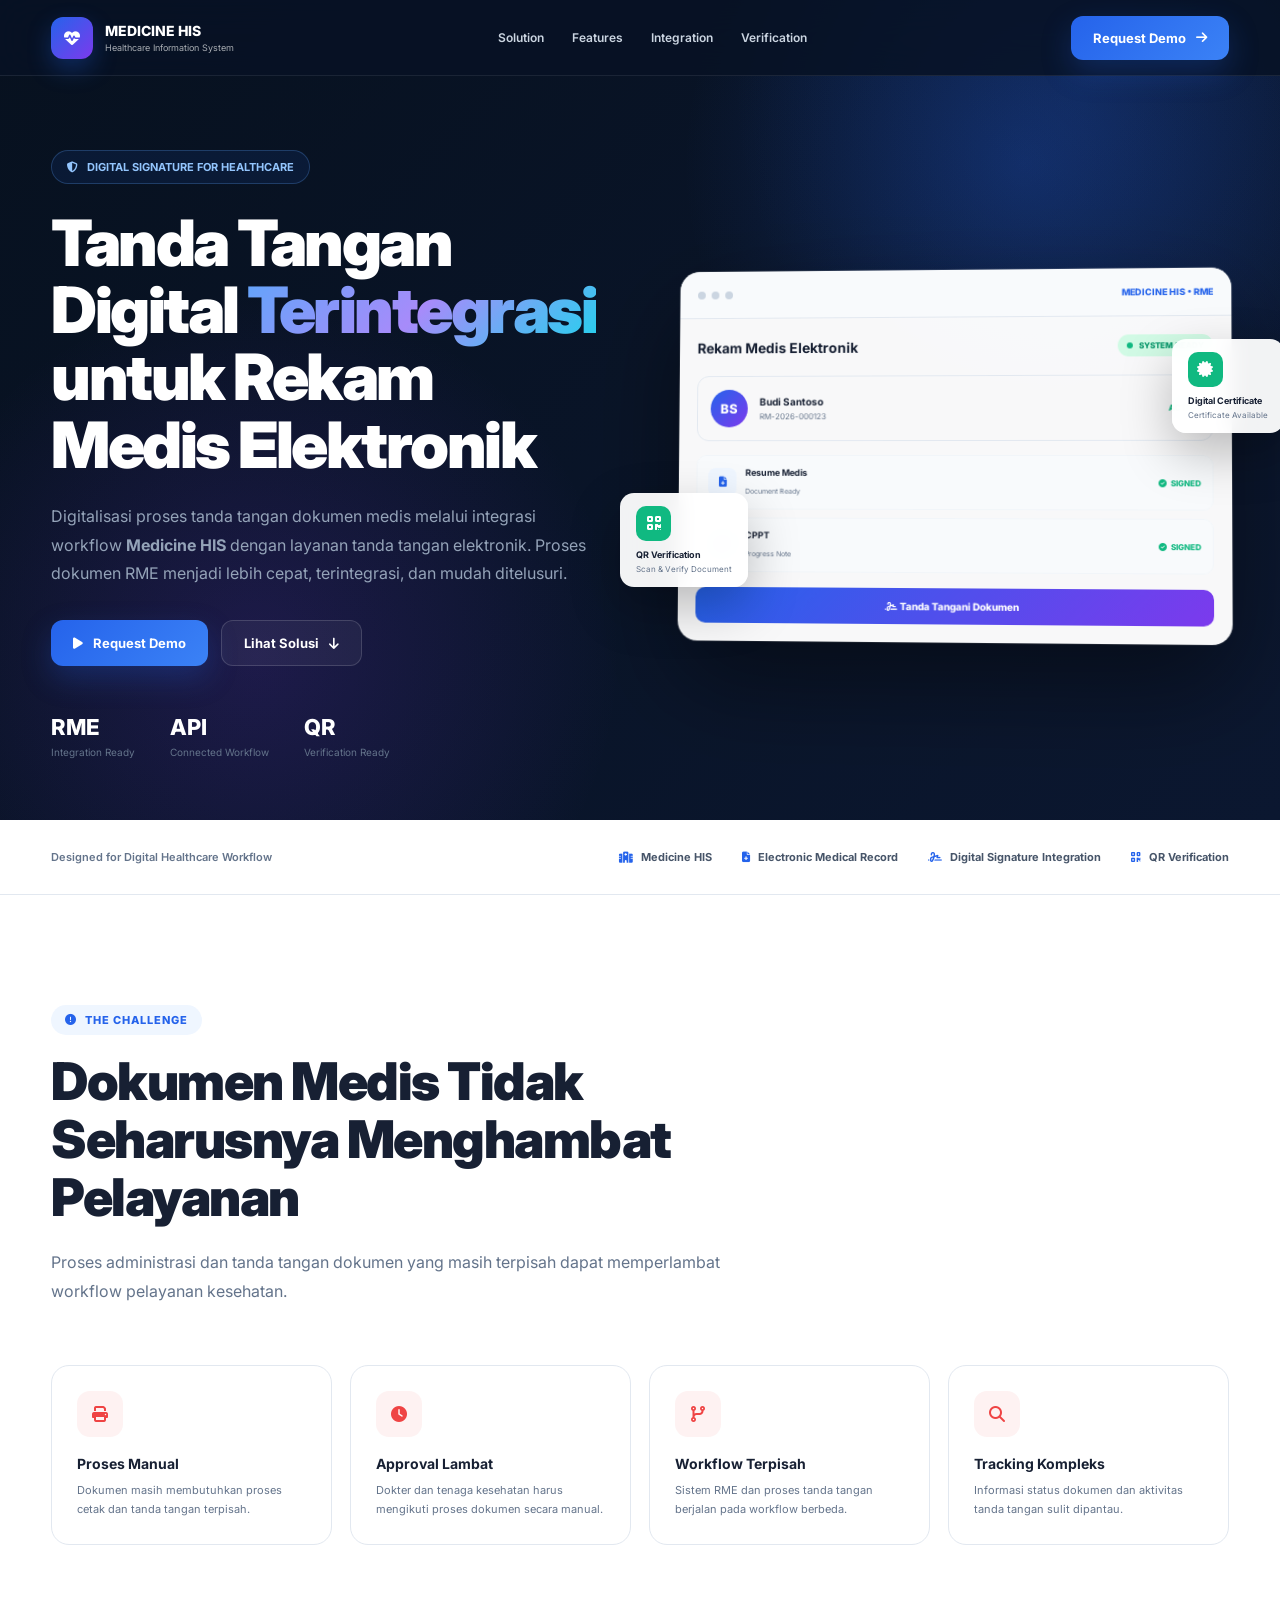
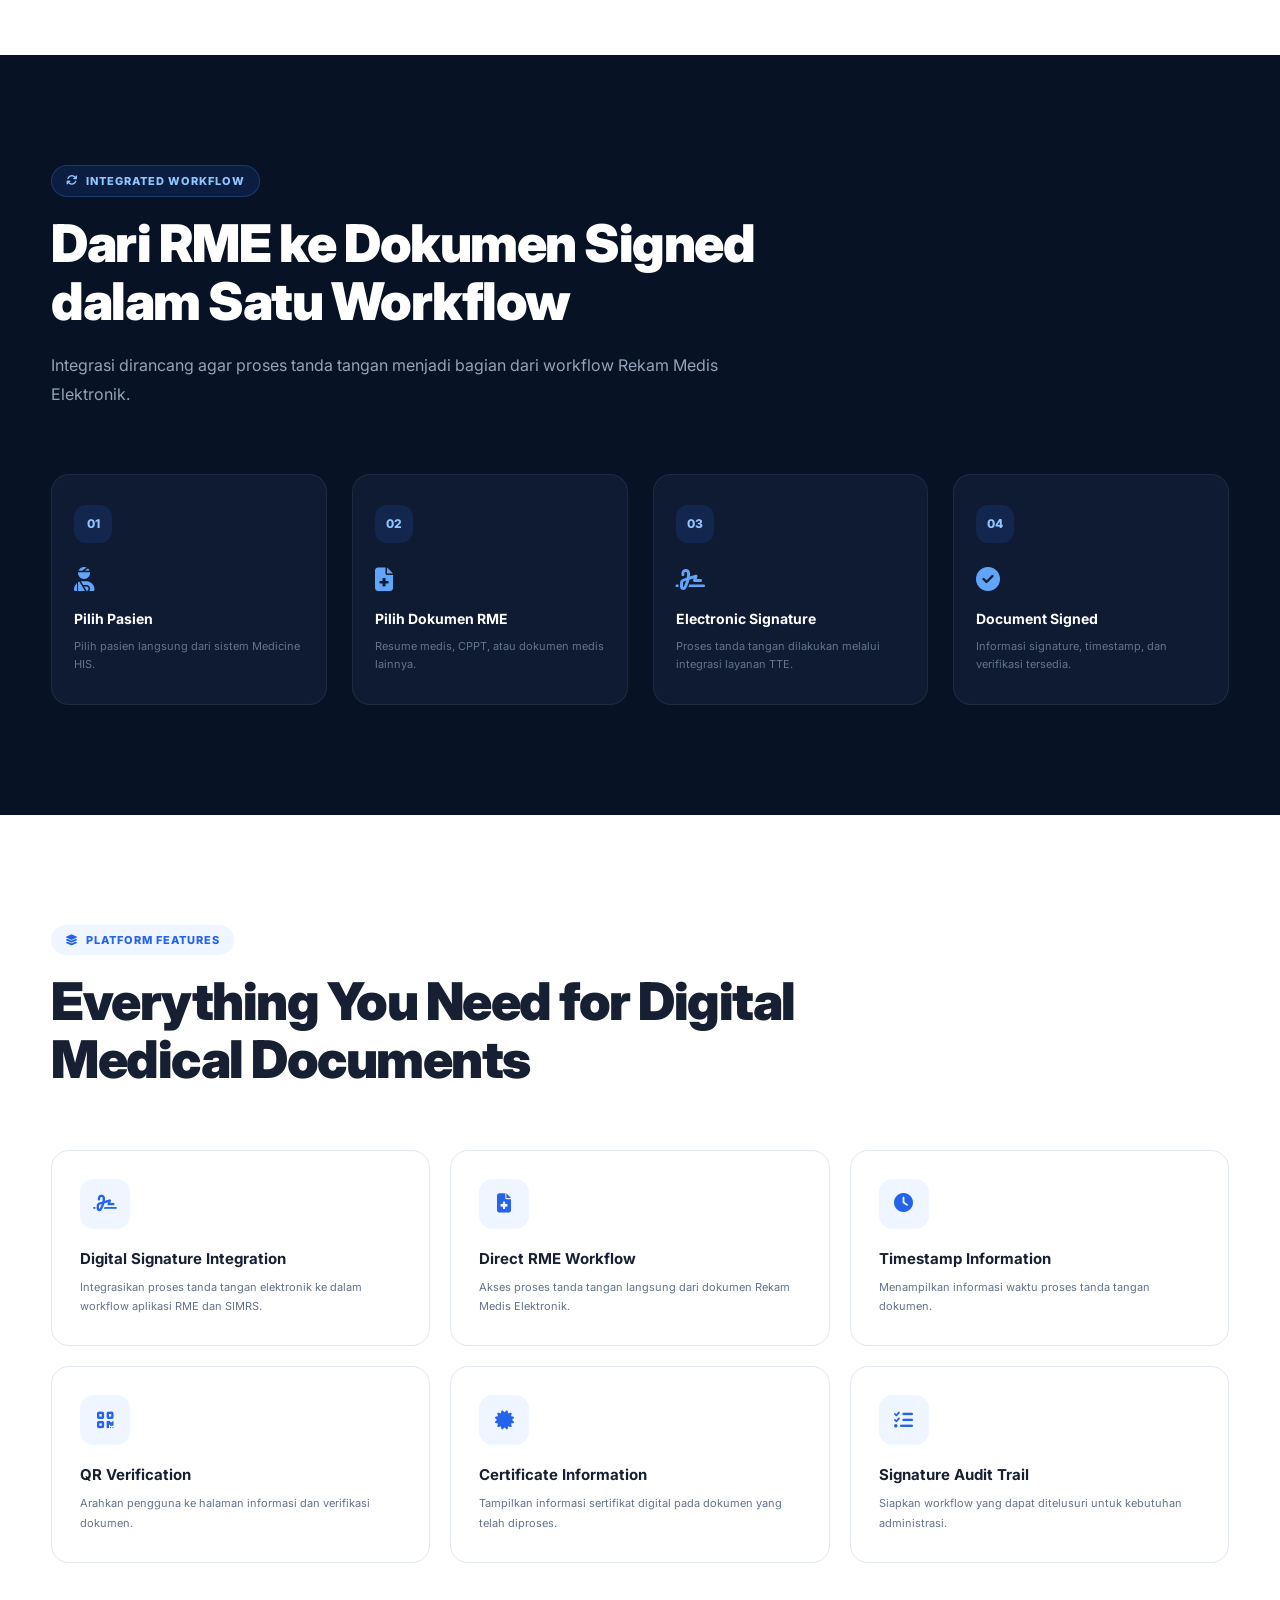
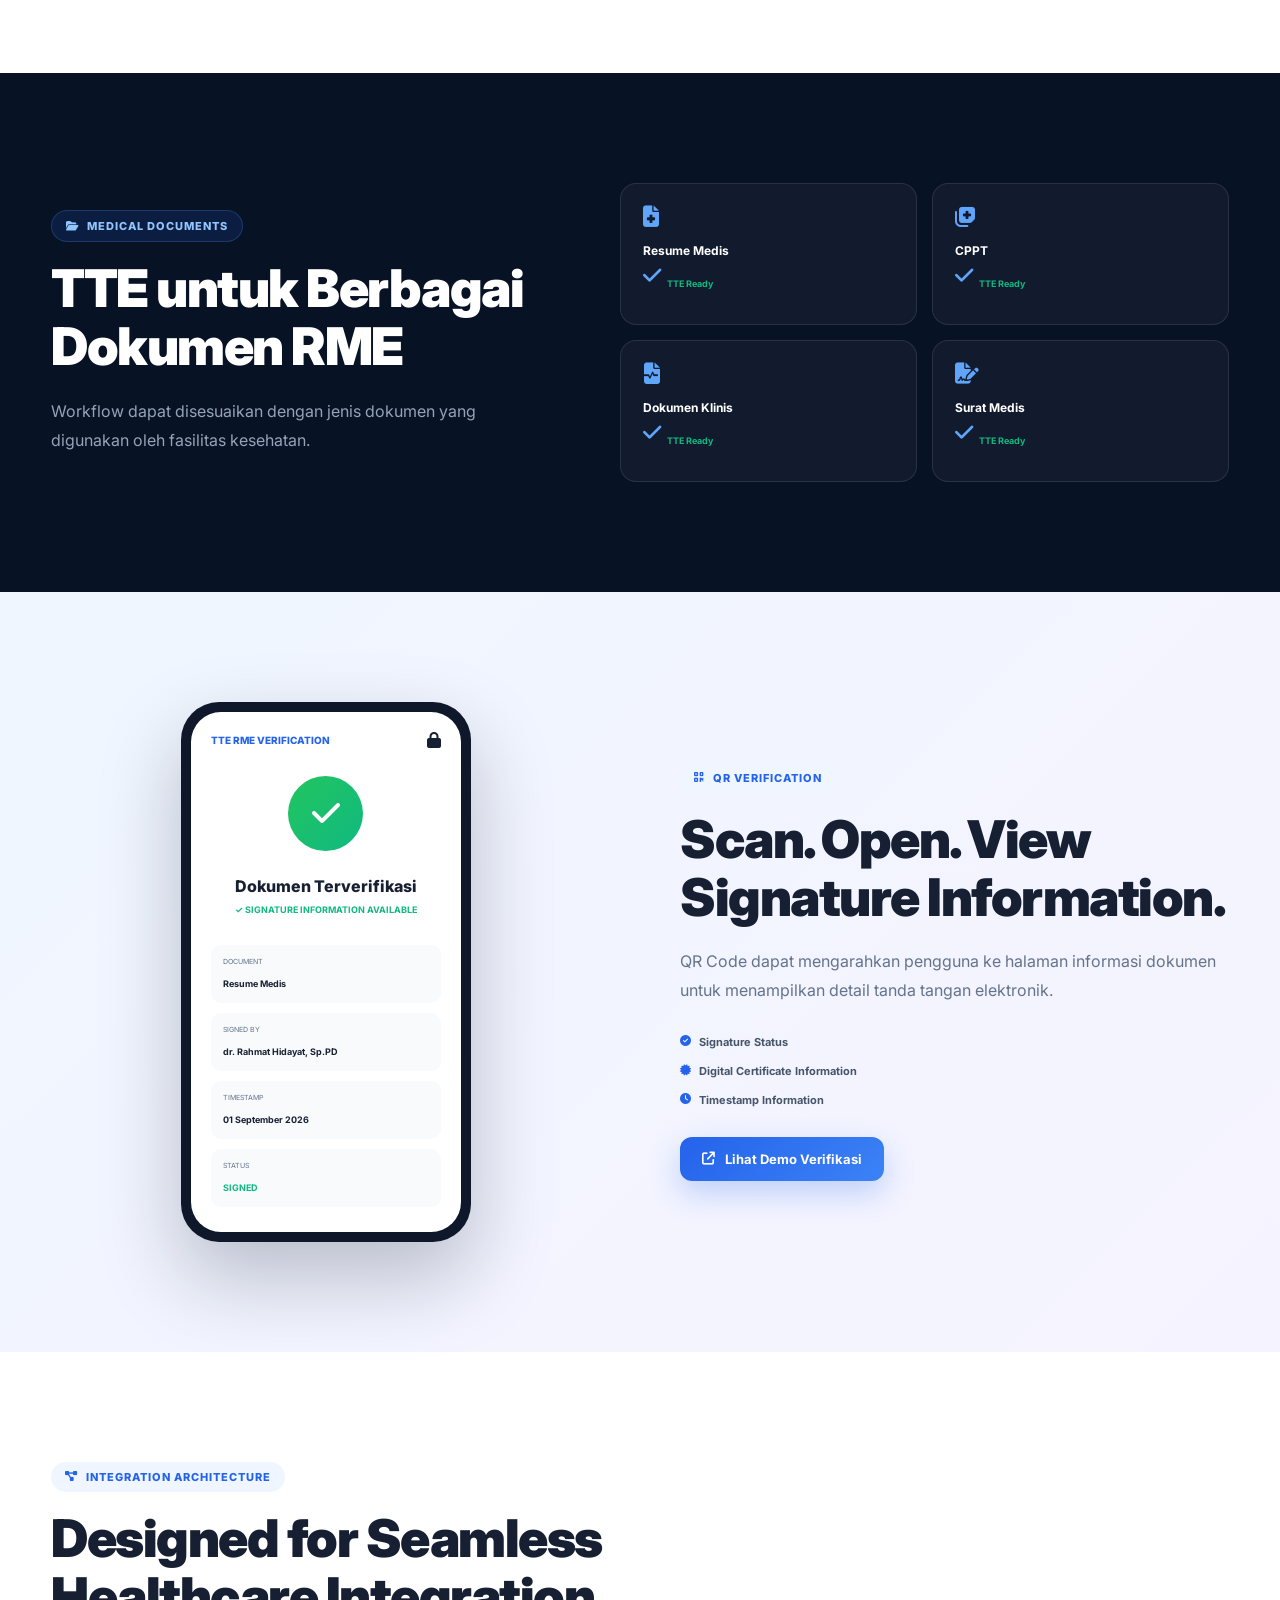
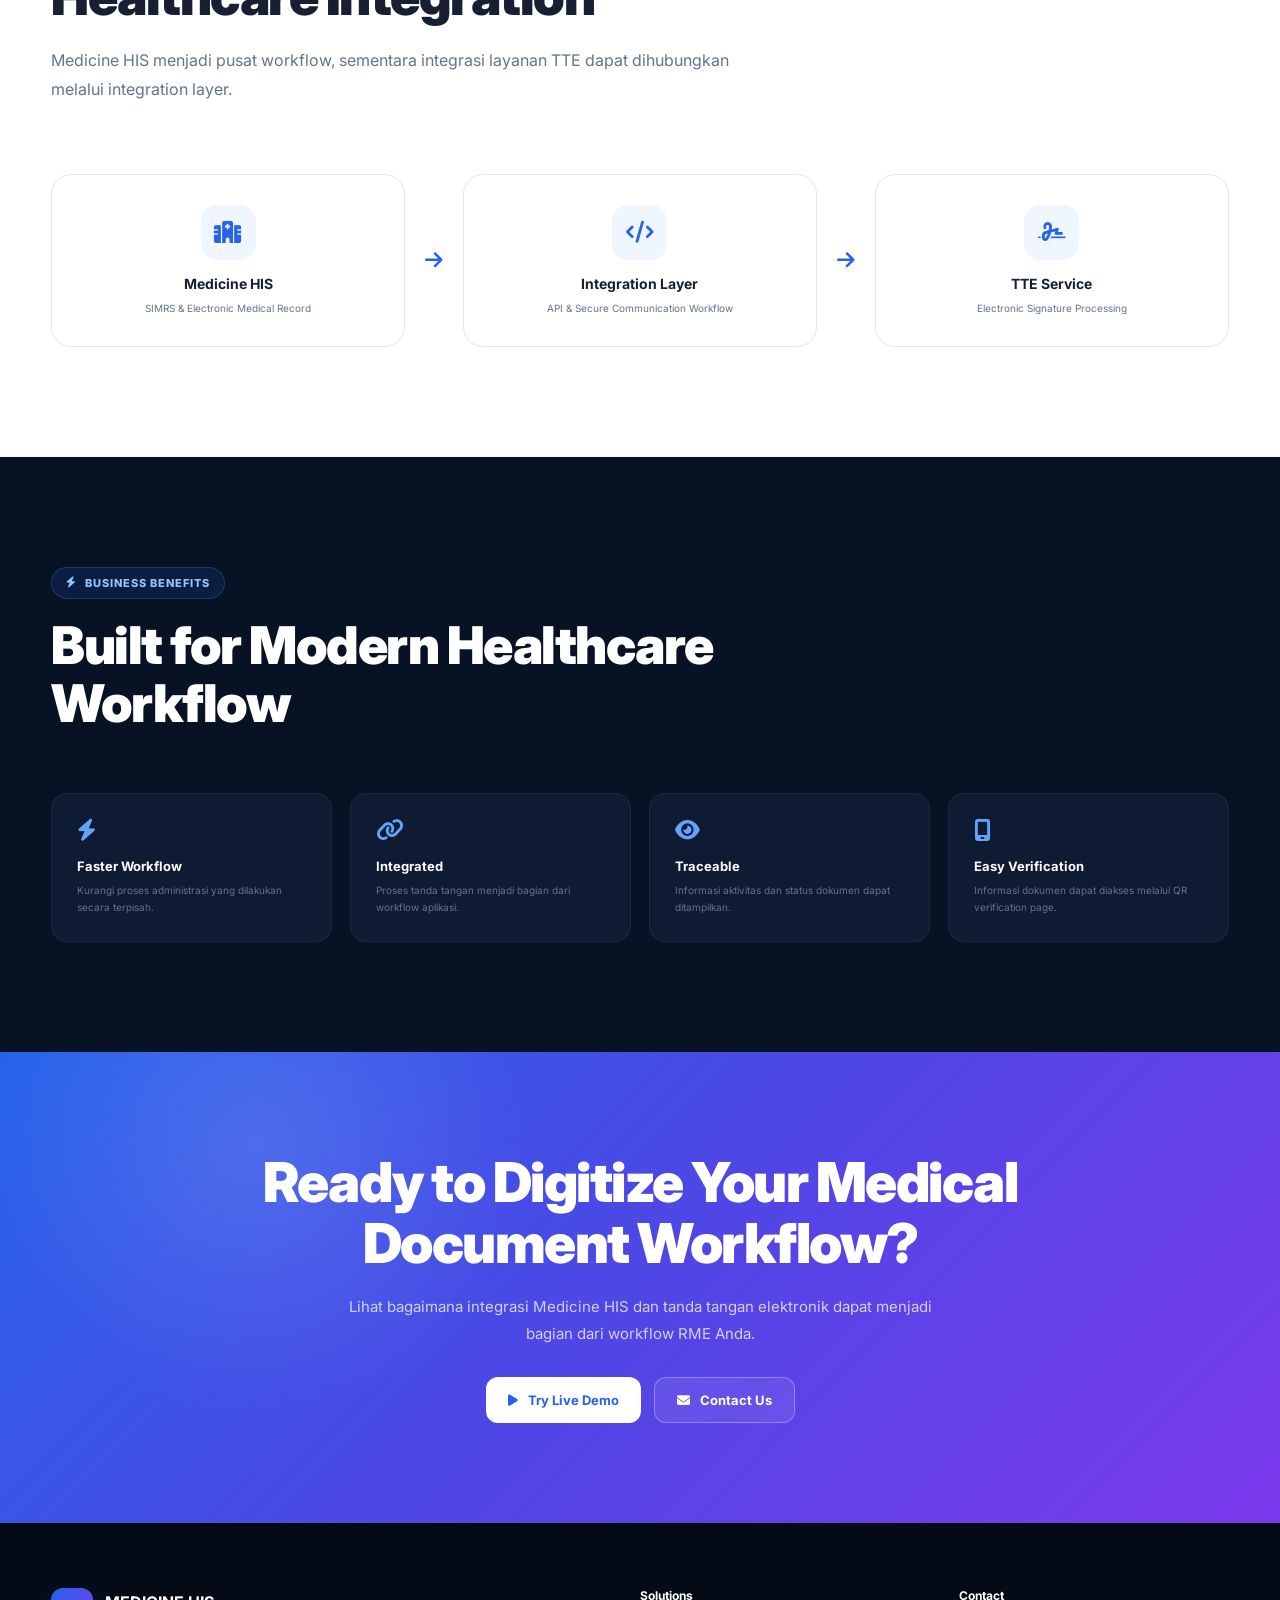
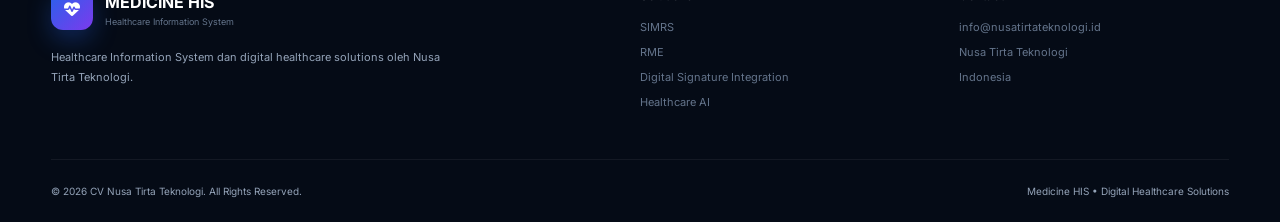
<file: index.html>
<!doctype html>
<html lang="id">
  <head>
    <meta charset="UTF-8" />

    <meta name="viewport" content="width=device-width, initial-scale=1.0" />

    <title>Medicine HIS × Digital Signature | Nusa Tirta Teknologi</title>

    <!-- SEO -->

    <meta
      name="description"
      content="Integrasi tanda tangan elektronik untuk Rekam Medis Elektronik dan SIMRS melalui Medicine HIS."
    />

    <!-- GOOGLE FONT -->

    <link rel="preconnect" href="https://fonts.googleapis.com" />

    <link rel="preconnect" href="https://fonts.gstatic.com" crossorigin />

    <link
      href="https://fonts.googleapis.com/css2?family=Inter:wght@400;500;600;700;800;900&display=swap"
      rel="stylesheet"
    />

    <!-- FONT AWESOME -->

    <link
      rel="stylesheet"
      href="https://cdnjs.cloudflare.com/ajax/libs/font-awesome/6.5.2/css/all.min.css"
    />

    <style>
      /* =====================================================
           ROOT
        ===================================================== */

      :root {
        --primary: #2563eb;
        --primary-dark: #1d4ed8;
        --primary-light: #dbeafe;

        --purple: #7c3aed;
        --purple-light: #ede9fe;

        --cyan: #06b6d4;

        --success: #10b981;
        --success-dark: #059669;
        --success-light: #d1fae5;

        --dark: #081225;
        --dark-2: #0f172a;
        --dark-3: #172033;

        --text: #172033;
        --muted: #64748b;

        --border: #e2e8f0;

        --background: #f8fafc;

        --white: #ffffff;
      }

      /* =====================================================
           RESET
        ===================================================== */

      * {
        margin: 0;
        padding: 0;

        box-sizing: border-box;
      }

      html {
        scroll-behavior: smooth;
      }

      body {
        font-family: "Inter", sans-serif;

        color: var(--text);

        background: var(--white);

        overflow-x: hidden;
      }

      a {
        text-decoration: none;
      }

      button {
        font-family: inherit;

        cursor: pointer;
      }

      /* =====================================================
           UTILITIES
        ===================================================== */

      .container {
        width: min(1180px, 92%);

        margin: auto;
      }

      .section {
        padding: 110px 0;
      }

      .section-dark {
        background: var(--dark);

        color: white;
      }

      .section-label {
        display: inline-flex;

        align-items: center;

        gap: 8px;

        padding: 8px 14px;

        border-radius: 30px;

        background: #eff6ff;

        color: var(--primary);

        font-size: 11px;

        font-weight: 800;

        letter-spacing: 1px;

        text-transform: uppercase;

        margin-bottom: 18px;
      }

      .section-label.dark {
        background: rgba(37, 99, 235, 0.15);

        color: #93c5fd;

        border: 1px solid rgba(96, 165, 250, 0.2);
      }

      .section-title {
        font-size: clamp(32px, 5vw, 52px);

        line-height: 1.12;

        font-weight: 900;

        letter-spacing: -1.5px;

        max-width: 780px;
      }

      .section-description {
        color: var(--muted);

        font-size: 16px;

        line-height: 1.8;

        margin-top: 20px;

        max-width: 680px;
      }

      .section-dark .section-description {
        color: #94a3b8;
      }

      /* =====================================================
           BUTTON
        ===================================================== */

      .btn {
        display: inline-flex;

        align-items: center;

        justify-content: center;

        gap: 10px;

        padding: 14px 22px;

        border-radius: 12px;

        font-size: 13px;

        font-weight: 700;

        transition: all 0.25s ease;
      }

      .btn-primary {
        background: linear-gradient(135deg, var(--primary), #3b82f6);

        color: white;

        box-shadow: 0 12px 30px rgba(37, 99, 235, 0.25);
      }

      .btn-primary:hover {
        transform: translateY(-3px);

        box-shadow: 0 18px 40px rgba(37, 99, 235, 0.35);
      }

      .btn-outline {
        color: var(--text);

        border: 1px solid var(--border);

        background: white;
      }

      .btn-outline:hover {
        background: #f8fafc;

        transform: translateY(-2px);
      }

      .btn-white {
        background: white;

        color: var(--primary);
      }

      .btn-white:hover {
        transform: translateY(-3px);
      }

      /* =====================================================
           NAVBAR
        ===================================================== */

      .navbar {
        position: fixed;

        top: 0;
        left: 0;

        width: 100%;

        z-index: 999;

        height: 76px;

        display: flex;

        align-items: center;

        background: rgba(8, 18, 37, 0.85);

        backdrop-filter: blur(18px);

        border-bottom: 1px solid rgba(255, 255, 255, 0.08);

        transition: 0.3s;
      }

      .navbar.scrolled {
        background: rgba(255, 255, 255, 0.96);

        box-shadow: 0 10px 40px rgba(15, 23, 42, 0.08);
      }

      .navbar-inner {
        width: min(1180px, 92%);

        margin: auto;

        display: flex;

        align-items: center;

        justify-content: space-between;
      }

      .logo {
        display: flex;

        align-items: center;

        gap: 12px;

        color: white;
      }

      .navbar.scrolled .logo {
        color: var(--dark);
      }

      .logo-icon {
        width: 42px;

        height: 42px;

        border-radius: 12px;

        display: flex;

        align-items: center;

        justify-content: center;

        color: white;

        background: linear-gradient(135deg, var(--primary), var(--purple));

        box-shadow: 0 10px 25px rgba(37, 99, 235, 0.3);
      }

      .logo-text {
        display: flex;

        flex-direction: column;
      }

      .logo-text strong {
        font-size: 14px;

        font-weight: 800;
      }

      .logo-text span {
        font-size: 9px;

        opacity: 0.65;

        margin-top: 3px;
      }

      .nav-menu {
        display: flex;

        align-items: center;

        gap: 28px;
      }

      .nav-menu a {
        color: #cbd5e1;

        font-size: 12px;

        font-weight: 600;

        transition: 0.2s;
      }

      .navbar.scrolled .nav-menu a {
        color: var(--muted);
      }

      .nav-menu a:hover {
        color: white;
      }

      .navbar.scrolled .nav-menu a:hover {
        color: var(--primary);
      }

      .nav-actions {
        display: flex;

        align-items: center;

        gap: 12px;
      }

      .nav-demo {
        color: white;

        font-size: 12px;

        font-weight: 700;
      }

      .navbar.scrolled .nav-demo {
        color: var(--text);
      }

      .mobile-toggle {
        display: none;

        width: 42px;

        height: 42px;

        border: none;

        background: transparent;

        color: white;

        font-size: 20px;
      }

      /* =====================================================
           HERO
        ===================================================== */

      .hero {
        position: relative;

        min-height: 820px;

        padding-top: 150px;

        overflow: hidden;

        color: white;

        background:
          radial-gradient(
            circle at 80% 20%,
            rgba(37, 99, 235, 0.25),
            transparent 28%
          ),
          radial-gradient(
            circle at 20% 80%,
            rgba(124, 58, 237, 0.18),
            transparent 30%
          ),
          linear-gradient(135deg, #07111f, #0b1730);
      }

      .hero::before {
        content: "";

        position: absolute;

        width: 700px;

        height: 700px;

        border-radius: 50%;

        background: radial-gradient(
          circle,
          rgba(37, 99, 235, 0.14),
          transparent 70%
        );

        top: -250px;

        right: -150px;
      }

      .hero-grid {
        position: relative;

        z-index: 2;

        display: grid;

        grid-template-columns: 1fr 1fr;

        align-items: center;

        gap: 70px;
      }

      .hero-badge {
        display: inline-flex;

        align-items: center;

        gap: 9px;

        padding: 9px 15px;

        border-radius: 30px;

        border: 1px solid rgba(96, 165, 250, 0.25);

        background: rgba(37, 99, 235, 0.1);

        color: #93c5fd;

        font-size: 11px;

        font-weight: 700;

        margin-bottom: 25px;
      }

      .hero-title {
        font-size: clamp(42px, 5vw, 68px);

        line-height: 1.05;

        font-weight: 900;

        letter-spacing: -2.5px;
      }

      .hero-title span {
        background: linear-gradient(135deg, #60a5fa, #a78bfa, #22d3ee);

        -webkit-background-clip: text;

        -webkit-text-fill-color: transparent;
      }

      .hero-description {
        margin-top: 24px;

        color: #94a3b8;

        font-size: 16px;

        line-height: 1.8;

        max-width: 590px;
      }

      .hero-buttons {
        display: flex;

        flex-wrap: wrap;

        gap: 13px;

        margin-top: 32px;
      }

      .hero-buttons .btn-outline {
        background: rgba(255, 255, 255, 0.05);

        border: 1px solid rgba(255, 255, 255, 0.15);

        color: white;
      }

      .hero-stats {
        display: flex;

        gap: 35px;

        margin-top: 48px;
      }

      .stat strong {
        display: block;

        font-size: 22px;

        font-weight: 800;
      }

      .stat span {
        font-size: 10px;

        color: #64748b;
      }

      /* =====================================================
           HERO DASHBOARD
        ===================================================== */

      .dashboard-wrapper {
        position: relative;
      }

      .dashboard {
        position: relative;

        z-index: 3;

        background: rgba(255, 255, 255, 0.97);

        color: var(--text);

        border-radius: 20px;

        padding: 0;

        overflow: hidden;

        box-shadow:
          0 40px 100px rgba(0, 0, 0, 0.45),
          0 0 0 1px rgba(255, 255, 255, 0.12);

        transform: perspective(1500px) rotateY(-4deg) rotateX(2deg);
      }

      .dashboard-top {
        height: 48px;

        display: flex;

        align-items: center;

        justify-content: space-between;

        padding: 0 18px;

        background: #f8fafc;

        border-bottom: 1px solid var(--border);
      }

      .window-dots {
        display: flex;

        gap: 6px;
      }

      .window-dots span {
        width: 8px;

        height: 8px;

        border-radius: 50%;

        background: #cbd5e1;
      }

      .dashboard-brand {
        font-size: 9px;

        font-weight: 800;

        color: var(--primary);
      }

      .dashboard-content {
        padding: 18px;
      }

      .dashboard-header {
        display: flex;

        justify-content: space-between;

        align-items: center;

        margin-bottom: 18px;
      }

      .dashboard-header h3 {
        font-size: 14px;
      }

      .status-live {
        display: flex;

        align-items: center;

        gap: 6px;

        padding: 6px 9px;

        background: var(--success-light);

        color: var(--success-dark);

        border-radius: 20px;

        font-size: 8px;

        font-weight: 800;
      }

      .status-live::before {
        content: "";

        width: 6px;

        height: 6px;

        border-radius: 50%;

        background: var(--success);
      }

      .patient-card {
        display: flex;

        align-items: center;

        gap: 12px;

        padding: 13px;

        border: 1px solid var(--border);

        border-radius: 12px;

        margin-bottom: 14px;
      }

      .patient-avatar {
        width: 38px;

        height: 38px;

        border-radius: 50%;

        display: flex;

        align-items: center;

        justify-content: center;

        color: white;

        background: linear-gradient(135deg, var(--primary), var(--purple));

        font-size: 13px;

        font-weight: 800;
      }

      .patient-info {
        flex: 1;
      }

      .patient-info strong {
        display: block;

        font-size: 10px;
      }

      .patient-info span {
        display: block;

        margin-top: 4px;

        font-size: 8px;

        color: var(--muted);
      }

      .patient-status {
        color: var(--success);

        font-size: 8px;

        font-weight: 800;
      }

      .document-list {
        display: grid;

        gap: 8px;
      }

      .document-item {
        display: flex;

        align-items: center;

        justify-content: space-between;

        padding: 11px;

        border-radius: 10px;

        background: #f8fafc;

        border: 1px solid #f1f5f9;
      }

      .document-left {
        display: flex;

        align-items: center;

        gap: 9px;
      }

      .document-icon {
        width: 29px;

        height: 29px;

        border-radius: 8px;

        display: flex;

        align-items: center;

        justify-content: center;

        background: #eff6ff;

        color: var(--primary);

        font-size: 11px;
      }

      .document-name strong {
        display: block;

        font-size: 9px;
      }

      .document-name span {
        font-size: 7px;

        color: var(--muted);
      }

      .document-signed {
        display: flex;

        align-items: center;

        gap: 4px;

        color: var(--success);

        font-size: 8px;

        font-weight: 800;
      }

      .sign-button {
        width: 100%;

        margin-top: 15px;

        border: none;

        padding: 12px;

        border-radius: 10px;

        color: white;

        background: linear-gradient(135deg, var(--primary), var(--purple));

        font-size: 10px;

        font-weight: 800;
      }

      /* FLOATING CARDS */

      .floating-card {
        position: absolute;

        z-index: 5;

        padding: 13px 16px;

        border-radius: 14px;

        color: var(--text);

        background: rgba(255, 255, 255, 0.95);

        backdrop-filter: blur(10px);

        box-shadow: 0 20px 50px rgba(0, 0, 0, 0.25);
      }

      .certificate-float {
        top: 70px;

        right: -55px;
      }

      .qr-float {
        bottom: 55px;

        left: -55px;
      }

      .float-icon {
        width: 35px;

        height: 35px;

        border-radius: 10px;

        display: flex;

        align-items: center;

        justify-content: center;

        color: white;

        background: var(--success);

        margin-bottom: 8px;
      }

      .floating-card strong {
        display: block;

        font-size: 9px;
      }

      .floating-card span {
        display: block;

        margin-top: 4px;

        color: var(--muted);

        font-size: 8px;
      }

      /* =====================================================
           TRUST BAR
        ===================================================== */

      .trust-bar {
        padding: 30px 0;

        border-bottom: 1px solid var(--border);

        background: #fff;
      }

      .trust-content {
        display: flex;

        align-items: center;

        justify-content: space-between;

        gap: 30px;
      }

      .trust-text {
        font-size: 11px;

        color: var(--muted);

        font-weight: 600;
      }

      .trust-items {
        display: flex;

        align-items: center;

        gap: 30px;

        flex-wrap: wrap;
      }

      .trust-item {
        display: flex;

        align-items: center;

        gap: 8px;

        color: #475569;

        font-size: 11px;

        font-weight: 700;
      }

      .trust-item i {
        color: var(--primary);
      }

      /* =====================================================
           PROBLEM
        ===================================================== */

      .problem-grid {
        margin-top: 60px;

        display: grid;

        grid-template-columns: repeat(4, 1fr);

        gap: 18px;
      }

      .problem-card {
        padding: 25px;

        border: 1px solid var(--border);

        border-radius: 18px;

        transition: 0.25s;
      }

      .problem-card:hover {
        transform: translateY(-6px);

        box-shadow: 0 20px 40px rgba(15, 23, 42, 0.08);
      }

      .problem-icon {
        width: 46px;

        height: 46px;

        display: flex;

        align-items: center;

        justify-content: center;

        border-radius: 13px;

        background: #fef2f2;

        color: #ef4444;

        margin-bottom: 18px;
      }

      .problem-card h3 {
        font-size: 14px;

        margin-bottom: 9px;
      }

      .problem-card p {
        color: var(--muted);

        font-size: 11px;

        line-height: 1.7;
      }

      /* =====================================================
           WORKFLOW
        ===================================================== */

      .workflow {
        margin-top: 65px;

        display: grid;

        grid-template-columns: repeat(4, 1fr);

        gap: 25px;
      }

      .workflow-item {
        position: relative;

        padding: 30px 22px;

        border-radius: 18px;

        background: #0f1b32;

        border: 1px solid rgba(255, 255, 255, 0.07);
      }

      .workflow-number {
        width: 38px;

        height: 38px;

        border-radius: 12px;

        display: flex;

        align-items: center;

        justify-content: center;

        color: #93c5fd;

        background: rgba(37, 99, 235, 0.15);

        font-size: 12px;

        font-weight: 800;

        margin-bottom: 22px;
      }

      .workflow-icon {
        font-size: 24px;

        color: #60a5fa;

        margin-bottom: 16px;
      }

      .workflow-item h3 {
        font-size: 14px;

        margin-bottom: 10px;
      }

      .workflow-item p {
        color: #64748b;

        font-size: 11px;

        line-height: 1.7;
      }

      /* =====================================================
           FEATURES
        ===================================================== */

      .features-grid {
        margin-top: 60px;

        display: grid;

        grid-template-columns: repeat(3, 1fr);

        gap: 20px;
      }

      .feature-card {
        padding: 28px;

        border-radius: 18px;

        border: 1px solid var(--border);

        background: white;

        transition: 0.25s;
      }

      .feature-card:hover {
        border-color: #bfdbfe;

        transform: translateY(-5px);

        box-shadow: 0 20px 45px rgba(37, 99, 235, 0.08);
      }

      .feature-icon {
        width: 50px;

        height: 50px;

        display: flex;

        align-items: center;

        justify-content: center;

        border-radius: 14px;

        color: var(--primary);

        background: #eff6ff;

        margin-bottom: 20px;

        font-size: 19px;
      }

      .feature-card h3 {
        font-size: 15px;

        margin-bottom: 10px;
      }

      .feature-card p {
        color: var(--muted);

        font-size: 11px;

        line-height: 1.8;
      }

      /* =====================================================
           DOCUMENT SECTION
        ===================================================== */

      .documents-layout {
        display: grid;

        grid-template-columns: 0.9fr 1.1fr;

        align-items: center;

        gap: 70px;
      }

      .document-grid {
        display: grid;

        grid-template-columns: repeat(2, 1fr);

        gap: 15px;
      }

      .doc-card {
        padding: 22px;

        border-radius: 16px;

        border: 1px solid rgba(255, 255, 255, 0.1);

        background: rgba(255, 255, 255, 0.04);

        transition: 0.25s;
      }

      .doc-card:hover {
        transform: translateY(-4px);

        background: rgba(37, 99, 235, 0.1);
      }

      .doc-card i {
        font-size: 21px;

        color: #60a5fa;

        margin-bottom: 16px;
      }

      .doc-card h4 {
        font-size: 12px;

        margin-bottom: 7px;
      }

      .doc-card span {
        display: flex;

        align-items: center;

        gap: 6px;

        color: var(--success);

        font-size: 9px;

        font-weight: 700;
      }

      /* =====================================================
           QR SHOWCASE
        ===================================================== */

      .qr-section {
        background: linear-gradient(135deg, #eff6ff, #f5f3ff);
      }

      .qr-layout {
        display: grid;

        grid-template-columns: 1fr 1fr;

        align-items: center;

        gap: 80px;
      }

      .phone {
        width: 290px;

        margin: auto;

        padding: 10px;

        border-radius: 38px;

        background: #0f172a;

        box-shadow: 0 35px 80px rgba(15, 23, 42, 0.25);
      }

      .phone-screen {
        min-height: 520px;

        padding: 20px;

        border-radius: 30px;

        background: white;
      }

      .phone-top {
        display: flex;

        align-items: center;

        justify-content: space-between;

        margin-bottom: 28px;
      }

      .phone-brand {
        font-size: 10px;

        font-weight: 800;

        color: var(--primary);
      }

      .verified-icon {
        width: 75px;

        height: 75px;

        margin: 25px auto;

        border-radius: 50%;

        display: flex;

        align-items: center;

        justify-content: center;

        color: white;

        background: linear-gradient(135deg, #22c55e, #10b981);

        font-size: 32px;
      }

      .phone-title {
        text-align: center;

        font-size: 16px;

        font-weight: 800;
      }

      .phone-subtitle {
        text-align: center;

        margin-top: 8px;

        color: var(--success);

        font-size: 9px;

        font-weight: 700;
      }

      .phone-info {
        margin-top: 30px;

        display: grid;

        gap: 10px;
      }

      .phone-row {
        padding: 12px;

        border-radius: 10px;

        background: #f8fafc;
      }

      .phone-row label {
        display: block;

        color: var(--muted);

        font-size: 7px;

        margin-bottom: 5px;
      }

      .phone-row strong {
        font-size: 9px;
      }

      /* =====================================================
           ARCHITECTURE
        ===================================================== */

      .architecture {
        margin-top: 70px;

        display: grid;

        grid-template-columns: 1fr auto 1fr auto 1fr;

        align-items: center;

        gap: 20px;
      }

      .architecture-card {
        padding: 30px;

        border-radius: 20px;

        background: white;

        border: 1px solid var(--border);

        text-align: center;
      }

      .architecture-card .arch-icon {
        width: 55px;

        height: 55px;

        margin: auto auto 15px;

        border-radius: 16px;

        display: flex;

        align-items: center;

        justify-content: center;

        background: #eff6ff;

        color: var(--primary);

        font-size: 22px;
      }

      .architecture-card h3 {
        font-size: 14px;

        margin-bottom: 8px;
      }

      .architecture-card p {
        font-size: 10px;

        color: var(--muted);

        line-height: 1.6;
      }

      .arch-arrow {
        color: var(--primary);

        font-size: 20px;
      }

      /* =====================================================
           BENEFITS
        ===================================================== */

      .benefits-grid {
        margin-top: 60px;

        display: grid;

        grid-template-columns: repeat(4, 1fr);

        gap: 18px;
      }

      .benefit {
        padding: 25px;

        border-radius: 16px;

        background: #0f1b32;

        border: 1px solid rgba(255, 255, 255, 0.06);
      }

      .benefit i {
        color: #60a5fa;

        font-size: 22px;

        margin-bottom: 17px;
      }

      .benefit h3 {
        font-size: 13px;

        margin-bottom: 8px;
      }

      .benefit p {
        color: #64748b;

        font-size: 10px;

        line-height: 1.7;
      }

      /* =====================================================
           CTA
        ===================================================== */

      .cta {
        position: relative;

        overflow: hidden;

        padding: 100px 0;

        text-align: center;

        color: white;

        background:
          radial-gradient(
            circle at 20% 20%,
            rgba(255, 255, 255, 0.12),
            transparent 25%
          ),
          linear-gradient(135deg, #2563eb, #4f46e5, #7c3aed);
      }

      .cta h2 {
        font-size: clamp(34px, 5vw, 55px);

        line-height: 1.1;

        font-weight: 900;

        letter-spacing: -1.5px;

        max-width: 850px;

        margin: auto;
      }

      .cta p {
        max-width: 620px;

        margin: 20px auto 30px;

        color: rgba(255, 255, 255, 0.75);

        font-size: 15px;

        line-height: 1.8;
      }

      .cta-buttons {
        display: flex;

        justify-content: center;

        gap: 13px;

        flex-wrap: wrap;
      }

      .btn-cta-outline {
        color: white;

        border: 1px solid rgba(255, 255, 255, 0.3);

        background: rgba(255, 255, 255, 0.08);
      }

      /* =====================================================
           FOOTER
        ===================================================== */

      footer {
        padding: 65px 0 25px;

        color: #94a3b8;

        background: #050b16;
      }

      .footer-grid {
        display: grid;

        grid-template-columns: 2fr 1fr 1fr;

        gap: 50px;

        padding-bottom: 50px;
      }

      .footer-brand {
        display: flex;

        align-items: center;

        gap: 12px;

        color: white;

        margin-bottom: 18px;
      }

      .footer-description {
        max-width: 400px;

        font-size: 11px;

        line-height: 1.8;
      }

      .footer-title {
        color: white;

        font-size: 12px;

        margin-bottom: 17px;
      }

      .footer-links {
        display: grid;

        gap: 11px;
      }

      .footer-links a {
        color: #64748b;

        font-size: 11px;
      }

      .footer-bottom {
        padding-top: 25px;

        border-top: 1px solid rgba(255, 255, 255, 0.06);

        display: flex;

        justify-content: space-between;

        font-size: 10px;
      }

      /* =====================================================
           REVEAL ANIMATION
        ===================================================== */

      .reveal {
        opacity: 0;

        transform: translateY(30px);

        transition:
          opacity 0.7s ease,
          transform 0.7s ease;
      }

      .reveal.active {
        opacity: 1;

        transform: translateY(0);
      }

      /* =====================================================
           RESPONSIVE
        ===================================================== */

      @media (max-width: 950px) {
        .hero-grid,
        .documents-layout,
        .qr-layout {
          grid-template-columns: 1fr;
        }

        .hero {
          padding-bottom: 100px;
        }

        .dashboard-wrapper {
          max-width: 650px;

          margin: auto;
        }

        .workflow {
          grid-template-columns: repeat(2, 1fr);
        }

        .problem-grid {
          grid-template-columns: repeat(2, 1fr);
        }

        .benefits-grid {
          grid-template-columns: repeat(2, 1fr);
        }

        .architecture {
          grid-template-columns: 1fr;
        }

        .arch-arrow {
          transform: rotate(90deg);

          margin: auto;
        }

        .nav-menu {
          display: none;
        }

        .mobile-toggle {
          display: block;
        }
      }

      @media (max-width: 650px) {
        .section {
          padding: 75px 0;
        }

        .hero {
          min-height: auto;

          padding-top: 130px;
        }

        .hero-title {
          font-size: 42px;
        }

        .hero-stats {
          gap: 20px;
        }

        .nav-actions .btn {
          display: none;
        }

        .dashboard {
          transform: none;
        }

        .floating-card {
          display: none;
        }

        .workflow,
        .problem-grid,
        .features-grid,
        .benefits-grid {
          grid-template-columns: 1fr;
        }

        .document-grid {
          grid-template-columns: 1fr;
        }

        .trust-content {
          flex-direction: column;

          align-items: flex-start;
        }

        .trust-items {
          gap: 16px;
        }

        .footer-grid {
          grid-template-columns: 1fr;
        }

        .footer-bottom {
          flex-direction: column;

          gap: 10px;
        }
      }
    </style>
  </head>

  <body>
    <!-- =====================================================
     NAVBAR
===================================================== -->

    <nav class="navbar" id="navbar">
      <div class="navbar-inner">
        <a href="#home" class="logo">
          <div class="logo-icon">
            <i class="fa-solid fa-heart-pulse"></i>
          </div>

          <div class="logo-text">
            <strong>MEDICINE HIS</strong>

            <span> Healthcare Information System </span>
          </div>
        </a>

        <div class="nav-menu">
          <a href="#solution"> Solution </a>

          <a href="#features"> Features </a>

          <a href="#integration"> Integration </a>

          <a href="#verification"> Verification </a>
        </div>

        <div class="nav-actions">
          <a href="request-demo.html" class="btn btn-primary">
            Request Demo

            <i class="fa-solid fa-arrow-right"></i>
          </a>

          <button class="mobile-toggle" id="mobileToggle">
            <i class="fa-solid fa-bars"></i>
          </button>
        </div>
      </div>
    </nav>

    <!-- =====================================================
     HERO
===================================================== -->

    <section class="hero" id="home">
      <div class="container">
        <div class="hero-grid">
          <!-- HERO CONTENT -->

          <div>
            <div class="hero-badge">
              <i class="fa-solid fa-shield-halved"></i>

              DIGITAL SIGNATURE FOR HEALTHCARE
            </div>

            <h1 class="hero-title">
              Tanda Tangan Digital

              <span> Terintegrasi </span>

              untuk Rekam Medis Elektronik
            </h1>

            <p class="hero-description">
              Digitalisasi proses tanda tangan dokumen medis melalui integrasi
              workflow
              <strong>Medicine HIS</strong>
              dengan layanan tanda tangan elektronik. Proses dokumen RME menjadi
              lebih cepat, terintegrasi, dan mudah ditelusuri.
            </p>

            <div class="hero-buttons">
              <a href="#demo" class="btn btn-primary">
                <i class="fa-solid fa-play"></i>

                Request Demo
              </a>

              <a href="#solution" class="btn btn-outline">
                Lihat Solusi

                <i class="fa-solid fa-arrow-down"></i>
              </a>
            </div>

            <div class="hero-stats">
              <div class="stat">
                <strong> RME </strong>

                <span> Integration Ready </span>
              </div>

              <div class="stat">
                <strong> API </strong>

                <span> Connected Workflow </span>
              </div>

              <div class="stat">
                <strong> QR </strong>

                <span> Verification Ready </span>
              </div>
            </div>
          </div>

          <!-- DASHBOARD -->

          <div class="dashboard-wrapper">
            <div class="dashboard">
              <div class="dashboard-top">
                <div class="window-dots">
                  <span></span>
                  <span></span>
                  <span></span>
                </div>

                <div class="dashboard-brand">MEDICINE HIS • RME</div>
              </div>

              <div class="dashboard-content">
                <div class="dashboard-header">
                  <h3>Rekam Medis Elektronik</h3>

                  <div class="status-live">SYSTEM READY</div>
                </div>

                <div class="patient-card">
                  <div class="patient-avatar">BS</div>

                  <div class="patient-info">
                    <strong> Budi Santoso </strong>

                    <span> RM-2026-000123 </span>
                  </div>

                  <div class="patient-status">ACTIVE</div>
                </div>

                <div class="document-list">
                  <div class="document-item">
                    <div class="document-left">
                      <div class="document-icon">
                        <i class="fa-solid fa-file-medical"></i>
                      </div>

                      <div class="document-name">
                        <strong> Resume Medis </strong>

                        <span> Document Ready </span>
                      </div>
                    </div>

                    <div class="document-signed">
                      <i class="fa-solid fa-check-circle"></i>

                      SIGNED
                    </div>
                  </div>

                  <div class="document-item">
                    <div class="document-left">
                      <div class="document-icon">
                        <i class="fa-solid fa-notes-medical"></i>
                      </div>

                      <div class="document-name">
                        <strong> CPPT </strong>

                        <span> Progress Note </span>
                      </div>
                    </div>

                    <div class="document-signed">
                      <i class="fa-solid fa-check-circle"></i>

                      SIGNED
                    </div>
                  </div>
                </div>

                <button class="sign-button">
                  <i class="fa-solid fa-signature"></i>

                  Tanda Tangani Dokumen
                </button>
              </div>
            </div>

            <!-- FLOATING CERTIFICATE -->

            <div class="floating-card certificate-float">
              <div class="float-icon">
                <i class="fa-solid fa-certificate"></i>
              </div>

              <strong> Digital Certificate </strong>

              <span> Certificate Available </span>
            </div>

            <!-- FLOATING QR -->

            <div class="floating-card qr-float">
              <div class="float-icon">
                <i class="fa-solid fa-qrcode"></i>
              </div>

              <strong> QR Verification </strong>

              <span> Scan & Verify Document </span>
            </div>
          </div>
        </div>
      </div>
    </section>

    <!-- =====================================================
     TRUST BAR
===================================================== -->

    <section class="trust-bar">
      <div class="container">
        <div class="trust-content">
          <div class="trust-text">Designed for Digital Healthcare Workflow</div>

          <div class="trust-items">
            <div class="trust-item">
              <i class="fa-solid fa-hospital"></i>

              Medicine HIS
            </div>

            <div class="trust-item">
              <i class="fa-solid fa-file-medical"></i>

              Electronic Medical Record
            </div>

            <div class="trust-item">
              <i class="fa-solid fa-signature"></i>

              Digital Signature Integration
            </div>

            <div class="trust-item">
              <i class="fa-solid fa-qrcode"></i>

              QR Verification
            </div>
          </div>
        </div>
      </div>
    </section>

    <!-- =====================================================
     PROBLEM
===================================================== -->

    <section class="section" id="solution">
      <div class="container">
        <div class="reveal">
          <div class="section-label">
            <i class="fa-solid fa-circle-exclamation"></i>

            THE CHALLENGE
          </div>

          <h2 class="section-title">
            Dokumen Medis Tidak Seharusnya Menghambat Pelayanan
          </h2>

          <p class="section-description">
            Proses administrasi dan tanda tangan dokumen yang masih terpisah
            dapat memperlambat workflow pelayanan kesehatan.
          </p>
        </div>

        <div class="problem-grid">
          <div class="problem-card reveal">
            <div class="problem-icon">
              <i class="fa-solid fa-print"></i>
            </div>

            <h3>Proses Manual</h3>

            <p>
              Dokumen masih membutuhkan proses cetak dan tanda tangan terpisah.
            </p>
          </div>

          <div class="problem-card reveal">
            <div class="problem-icon">
              <i class="fa-solid fa-clock"></i>
            </div>

            <h3>Approval Lambat</h3>

            <p>
              Dokter dan tenaga kesehatan harus mengikuti proses dokumen secara
              manual.
            </p>
          </div>

          <div class="problem-card reveal">
            <div class="problem-icon">
              <i class="fa-solid fa-code-branch"></i>
            </div>

            <h3>Workflow Terpisah</h3>

            <p>
              Sistem RME dan proses tanda tangan berjalan pada workflow berbeda.
            </p>
          </div>

          <div class="problem-card reveal">
            <div class="problem-icon">
              <i class="fa-solid fa-magnifying-glass"></i>
            </div>

            <h3>Tracking Kompleks</h3>

            <p>
              Informasi status dokumen dan aktivitas tanda tangan sulit
              dipantau.
            </p>
          </div>
        </div>
      </div>
    </section>

    <!-- =====================================================
     WORKFLOW
===================================================== -->

    <section class="section section-dark">
      <div class="container">
        <div class="reveal">
          <div class="section-label dark">
            <i class="fa-solid fa-arrows-rotate"></i>

            INTEGRATED WORKFLOW
          </div>

          <h2 class="section-title">
            Dari RME ke Dokumen Signed dalam Satu Workflow
          </h2>

          <p class="section-description">
            Integrasi dirancang agar proses tanda tangan menjadi bagian dari
            workflow Rekam Medis Elektronik.
          </p>
        </div>

        <div class="workflow">
          <div class="workflow-item reveal">
            <div class="workflow-number">01</div>

            <div class="workflow-icon">
              <i class="fa-solid fa-user-injured"></i>
            </div>

            <h3>Pilih Pasien</h3>

            <p>Pilih pasien langsung dari sistem Medicine HIS.</p>
          </div>

          <div class="workflow-item reveal">
            <div class="workflow-number">02</div>

            <div class="workflow-icon">
              <i class="fa-solid fa-file-medical"></i>
            </div>

            <h3>Pilih Dokumen RME</h3>

            <p>Resume medis, CPPT, atau dokumen medis lainnya.</p>
          </div>

          <div class="workflow-item reveal">
            <div class="workflow-number">03</div>

            <div class="workflow-icon">
              <i class="fa-solid fa-signature"></i>
            </div>

            <h3>Electronic Signature</h3>

            <p>Proses tanda tangan dilakukan melalui integrasi layanan TTE.</p>
          </div>

          <div class="workflow-item reveal">
            <div class="workflow-number">04</div>

            <div class="workflow-icon">
              <i class="fa-solid fa-circle-check"></i>
            </div>

            <h3>Document Signed</h3>

            <p>Informasi signature, timestamp, dan verifikasi tersedia.</p>
          </div>
        </div>
      </div>
    </section>

    <!-- =====================================================
     FEATURES
===================================================== -->

    <section class="section" id="features">
      <div class="container">
        <div class="reveal">
          <div class="section-label">
            <i class="fa-solid fa-layer-group"></i>

            PLATFORM FEATURES
          </div>

          <h2 class="section-title">
            Everything You Need for Digital Medical Documents
          </h2>
        </div>

        <div class="features-grid">
          <div class="feature-card reveal">
            <div class="feature-icon">
              <i class="fa-solid fa-signature"></i>
            </div>

            <h3>Digital Signature Integration</h3>

            <p>
              Integrasikan proses tanda tangan elektronik ke dalam workflow
              aplikasi RME dan SIMRS.
            </p>
          </div>

          <div class="feature-card reveal">
            <div class="feature-icon">
              <i class="fa-solid fa-file-medical"></i>
            </div>

            <h3>Direct RME Workflow</h3>

            <p>
              Akses proses tanda tangan langsung dari dokumen Rekam Medis
              Elektronik.
            </p>
          </div>

          <div class="feature-card reveal">
            <div class="feature-icon">
              <i class="fa-solid fa-clock"></i>
            </div>

            <h3>Timestamp Information</h3>

            <p>Menampilkan informasi waktu proses tanda tangan dokumen.</p>
          </div>

          <div class="feature-card reveal">
            <div class="feature-icon">
              <i class="fa-solid fa-qrcode"></i>
            </div>

            <h3>QR Verification</h3>

            <p>Arahkan pengguna ke halaman informasi dan verifikasi dokumen.</p>
          </div>

          <div class="feature-card reveal">
            <div class="feature-icon">
              <i class="fa-solid fa-certificate"></i>
            </div>

            <h3>Certificate Information</h3>

            <p>
              Tampilkan informasi sertifikat digital pada dokumen yang telah
              diproses.
            </p>
          </div>

          <div class="feature-card reveal">
            <div class="feature-icon">
              <i class="fa-solid fa-list-check"></i>
            </div>

            <h3>Signature Audit Trail</h3>

            <p>
              Siapkan workflow yang dapat ditelusuri untuk kebutuhan
              administrasi.
            </p>
          </div>
        </div>
      </div>
    </section>

    <!-- =====================================================
     DOCUMENTS
===================================================== -->

    <section class="section section-dark">
      <div class="container">
        <div class="documents-layout">
          <div class="reveal">
            <div class="section-label dark">
              <i class="fa-solid fa-folder-open"></i>

              MEDICAL DOCUMENTS
            </div>

            <h2 class="section-title">TTE untuk Berbagai Dokumen RME</h2>

            <p class="section-description">
              Workflow dapat disesuaikan dengan jenis dokumen yang digunakan
              oleh fasilitas kesehatan.
            </p>
          </div>

          <div class="document-grid reveal">
            <div class="doc-card">
              <i class="fa-solid fa-file-medical"></i>

              <h4>Resume Medis</h4>

              <span>
                <i class="fa-solid fa-check"></i>

                TTE Ready
              </span>
            </div>

            <div class="doc-card">
              <i class="fa-solid fa-notes-medical"></i>

              <h4>CPPT</h4>

              <span>
                <i class="fa-solid fa-check"></i>

                TTE Ready
              </span>
            </div>

            <div class="doc-card">
              <i class="fa-solid fa-file-waveform"></i>

              <h4>Dokumen Klinis</h4>

              <span>
                <i class="fa-solid fa-check"></i>

                TTE Ready
              </span>
            </div>

            <div class="doc-card">
              <i class="fa-solid fa-file-signature"></i>

              <h4>Surat Medis</h4>

              <span>
                <i class="fa-solid fa-check"></i>

                TTE Ready
              </span>
            </div>
          </div>
        </div>
      </div>
    </section>

    <!-- =====================================================
     QR VERIFICATION
===================================================== -->

    <section class="section qr-section" id="verification">
      <div class="container">
        <div class="qr-layout">
          <!-- PHONE -->

          <div class="reveal">
            <div class="phone">
              <div class="phone-screen">
                <div class="phone-top">
                  <div class="phone-brand">TTE RME VERIFICATION</div>

                  <i class="fa-solid fa-lock"></i>
                </div>

                <div class="verified-icon">
                  <i class="fa-solid fa-check"></i>
                </div>

                <div class="phone-title">Dokumen Terverifikasi</div>

                <div class="phone-subtitle">
                  ✓ SIGNATURE INFORMATION AVAILABLE
                </div>

                <div class="phone-info">
                  <div class="phone-row">
                    <label> DOCUMENT </label>

                    <strong> Resume Medis </strong>
                  </div>

                  <div class="phone-row">
                    <label> SIGNED BY </label>

                    <strong> dr. Rahmat Hidayat, Sp.PD </strong>
                  </div>

                  <div class="phone-row">
                    <label> TIMESTAMP </label>

                    <strong> 01 September 2026 </strong>
                  </div>

                  <div class="phone-row">
                    <label> STATUS </label>

                    <strong style="color: #10b981"> SIGNED </strong>
                  </div>
                </div>
              </div>
            </div>
          </div>

          <!-- CONTENT -->

          <div class="reveal">
            <div class="section-label">
              <i class="fa-solid fa-qrcode"></i>

              QR VERIFICATION
            </div>

            <h2 class="section-title">
              Scan. Open. View Signature Information.
            </h2>

            <p class="section-description">
              QR Code dapat mengarahkan pengguna ke halaman informasi dokumen
              untuk menampilkan detail tanda tangan elektronik.
            </p>

            <div style="margin-top: 30px; display: grid; gap: 15px">
              <div class="trust-item">
                <i class="fa-solid fa-circle-check"></i>

                Signature Status
              </div>

              <div class="trust-item">
                <i class="fa-solid fa-certificate"></i>

                Digital Certificate Information
              </div>

              <div class="trust-item">
                <i class="fa-solid fa-clock"></i>

                Timestamp Information
              </div>
            </div>

            <div style="margin-top: 30px">
              <a href="verify.html" class="btn btn-primary">
                <i class="fa-solid fa-external-link"></i>

                Lihat Demo Verifikasi
              </a>
            </div>
          </div>
        </div>
      </div>
    </section>

    <!-- =====================================================
     INTEGRATION
===================================================== -->

    <section class="section" id="integration">
      <div class="container">
        <div class="reveal">
          <div class="section-label">
            <i class="fa-solid fa-diagram-project"></i>

            INTEGRATION ARCHITECTURE
          </div>

          <h2 class="section-title">
            Designed for Seamless Healthcare Integration
          </h2>

          <p class="section-description">
            Medicine HIS menjadi pusat workflow, sementara integrasi layanan TTE
            dapat dihubungkan melalui integration layer.
          </p>
        </div>

        <div class="architecture">
          <div class="architecture-card reveal">
            <div class="arch-icon">
              <i class="fa-solid fa-hospital"></i>
            </div>

            <h3>Medicine HIS</h3>

            <p>SIMRS & Electronic Medical Record</p>
          </div>

          <div class="arch-arrow">
            <i class="fa-solid fa-arrow-right"></i>
          </div>

          <div class="architecture-card reveal">
            <div class="arch-icon">
              <i class="fa-solid fa-code"></i>
            </div>

            <h3>Integration Layer</h3>

            <p>API & Secure Communication Workflow</p>
          </div>

          <div class="arch-arrow">
            <i class="fa-solid fa-arrow-right"></i>
          </div>

          <div class="architecture-card reveal">
            <div class="arch-icon">
              <i class="fa-solid fa-signature"></i>
            </div>

            <h3>TTE Service</h3>

            <p>Electronic Signature Processing</p>
          </div>
        </div>
      </div>
    </section>

    <!-- =====================================================
     BENEFITS
===================================================== -->

    <section class="section section-dark">
      <div class="container">
        <div class="reveal">
          <div class="section-label dark">
            <i class="fa-solid fa-bolt"></i>

            BUSINESS BENEFITS
          </div>

          <h2 class="section-title">Built for Modern Healthcare Workflow</h2>
        </div>

        <div class="benefits-grid">
          <div class="benefit reveal">
            <i class="fa-solid fa-bolt"></i>

            <h3>Faster Workflow</h3>

            <p>Kurangi proses administrasi yang dilakukan secara terpisah.</p>
          </div>

          <div class="benefit reveal">
            <i class="fa-solid fa-link"></i>

            <h3>Integrated</h3>

            <p>Proses tanda tangan menjadi bagian dari workflow aplikasi.</p>
          </div>

          <div class="benefit reveal">
            <i class="fa-solid fa-eye"></i>

            <h3>Traceable</h3>

            <p>Informasi aktivitas dan status dokumen dapat ditampilkan.</p>
          </div>

          <div class="benefit reveal">
            <i class="fa-solid fa-mobile-screen"></i>

            <h3>Easy Verification</h3>

            <p>Informasi dokumen dapat diakses melalui QR verification page.</p>
          </div>
        </div>
      </div>
    </section>

    <!-- =====================================================
     CTA
===================================================== -->

    <section class="cta" id="demo">
      <div class="container">
        <h2>Ready to Digitize Your Medical Document Workflow?</h2>

        <p>
          Lihat bagaimana integrasi Medicine HIS dan tanda tangan elektronik
          dapat menjadi bagian dari workflow RME Anda.
        </p>

        <div class="cta-buttons">
          <a href="tte.html" class="btn btn-white">
            <i class="fa-solid fa-play"></i>

            Try Live Demo
          </a>

          <a
            href="mailto:info@nusatirtateknologi.id"
            class="btn btn-cta-outline"
          >
            <i class="fa-solid fa-envelope"></i>

            Contact Us
          </a>
        </div>
      </div>
    </section>

    <!-- =====================================================
     FOOTER
===================================================== -->

    <footer>
      <div class="container">
        <div class="footer-grid">
          <div>
            <div class="footer-brand">
              <div class="logo-icon">
                <i class="fa-solid fa-heart-pulse"></i>
              </div>

              <div>
                <strong> MEDICINE HIS </strong>

                <div style="font-size: 9px; margin-top: 4px; color: #64748b">
                  Healthcare Information System
                </div>
              </div>
            </div>

            <p class="footer-description">
              Healthcare Information System dan digital healthcare solutions
              oleh Nusa Tirta Teknologi.
            </p>
          </div>

          <div>
            <h4 class="footer-title">Solutions</h4>

            <div class="footer-links">
              <a href="#"> SIMRS </a>

              <a href="#"> RME </a>

              <a href="#"> Digital Signature Integration </a>

              <a href="#"> Healthcare AI </a>
            </div>
          </div>

          <div>
            <h4 class="footer-title">Contact</h4>

            <div class="footer-links">
              <a href="mailto:info@nusatirtateknologi.id">
                info@nusatirtateknologi.id
              </a>

              <a href="#"> Nusa Tirta Teknologi </a>

              <a href="#"> Indonesia </a>
            </div>
          </div>
        </div>

        <div class="footer-bottom">
          <span> © 2026 CV Nusa Tirta Teknologi. All Rights Reserved. </span>

          <span> Medicine HIS • Digital Healthcare Solutions </span>
        </div>
      </div>
    </footer>

    <!-- =====================================================
     JAVASCRIPT
===================================================== -->

    <script>
      /* =====================================================
       NAVBAR SCROLL
    ===================================================== */

      const navbar = document.getElementById("navbar");

      window.addEventListener("scroll", function () {
        if (window.scrollY > 50) {
          navbar.classList.add("scrolled");
        } else {
          navbar.classList.remove("scrolled");
        }
      });

      /* =====================================================
       SCROLL REVEAL
    ===================================================== */

      const reveals = document.querySelectorAll(".reveal");

      function revealElements() {
        reveals.forEach(function (element) {
          const position = element.getBoundingClientRect().top;

          const screenHeight = window.innerHeight;

          if (position < screenHeight - 80) {
            element.classList.add("active");
          }
        });
      }

      window.addEventListener("scroll", revealElements);

      window.addEventListener("load", revealElements);

      /* =====================================================
       DASHBOARD SIGN BUTTON DEMO
    ===================================================== */

      const signButton = document.querySelector(".sign-button");

      if (signButton) {
        signButton.addEventListener("click", function () {
          signButton.innerHTML = `

                    <i class="fa-solid fa-circle-check"></i>

                    Dokumen Berhasil Diproses

                `;

          signButton.style.background =
            "linear-gradient(135deg,#10b981,#059669)";

          setTimeout(function () {
            signButton.innerHTML = `

                            <i class="fa-solid fa-signature"></i>

                            Tanda Tangani Dokumen

                        `;

            signButton.style.background =
              "linear-gradient(135deg,#2563eb,#7c3aed)";
          }, 2500);
        });
      }
    </script>
  </body>
</html>
</file>
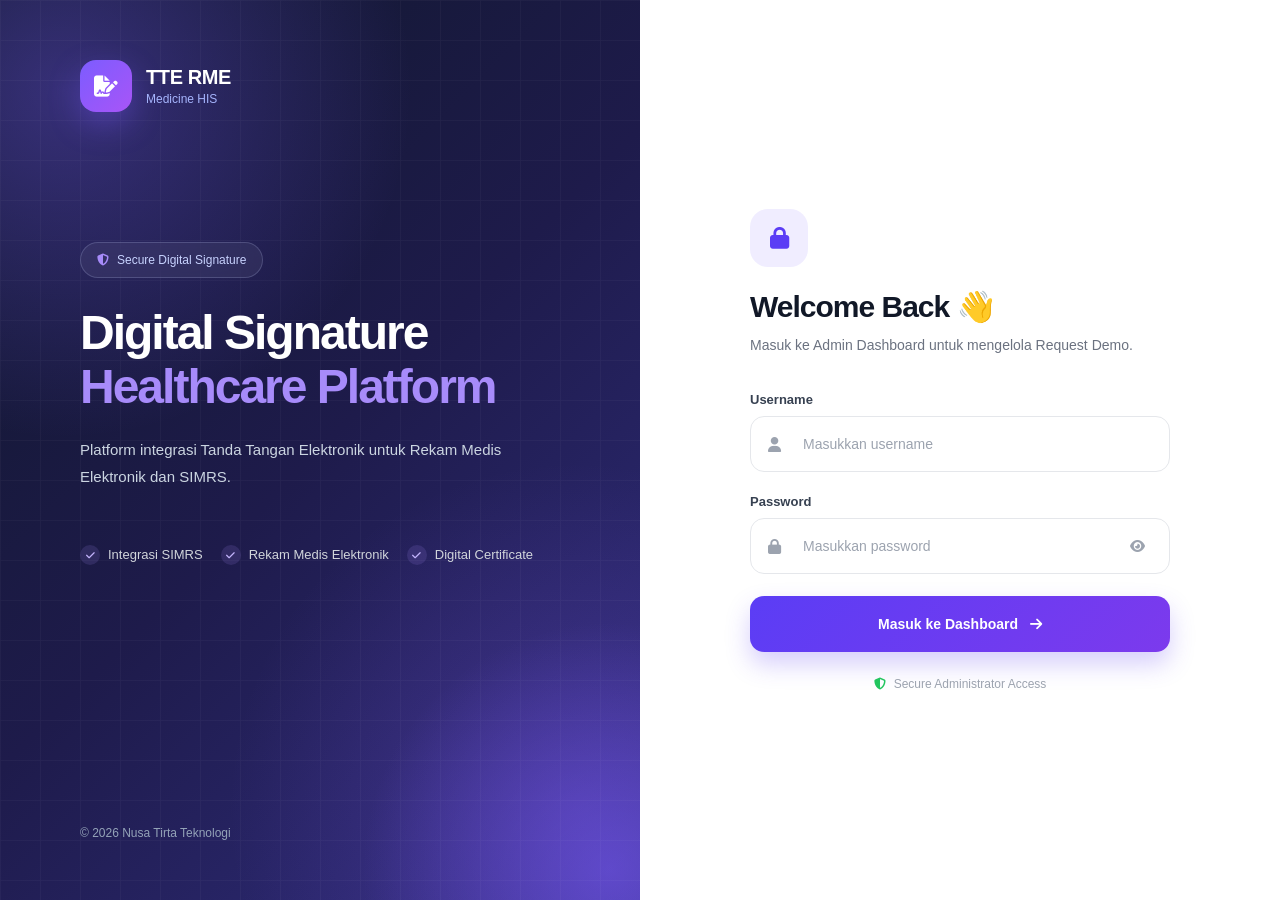
<file: admin/index.html>
<!doctype html>
<html lang="id">
  <head>
    <meta charset="UTF-8" />

    <meta name="viewport" content="width=device-width, initial-scale=1.0" />

    <title>Admin Login | TTE RME</title>

    <link rel="stylesheet" href="assets/css/admin.css" />

    <link
      rel="stylesheet"
      href="https://cdnjs.cloudflare.com/ajax/libs/font-awesome/6.5.2/css/all.min.css"
    />
  </head>

  <body class="login-page">
    <div class="login-wrapper">
      <div class="login-brand">
        <div class="brand-content">
          <div class="brand-logo">
            <div class="logo-icon">
              <i class="fa-solid fa-file-signature"></i>
            </div>

            <div>
              <strong>TTE RME</strong>
              <span>Medicine HIS</span>
            </div>
          </div>

          <div class="brand-hero">
            <div class="brand-badge">
              <i class="fa-solid fa-shield-halved"></i>

              Secure Digital Signature
            </div>

            <h1>
              Digital Signature

              <br />

              <span>Healthcare Platform</span>
            </h1>

            <p>
              Platform integrasi Tanda Tangan Elektronik untuk Rekam Medis
              Elektronik dan SIMRS.
            </p>
          </div>

          <div class="brand-features">
            <div>
              <i class="fa-solid fa-check"></i>
              Integrasi SIMRS
            </div>

            <div>
              <i class="fa-solid fa-check"></i>
              Rekam Medis Elektronik
            </div>

            <div>
              <i class="fa-solid fa-check"></i>
              Digital Certificate
            </div>
          </div>
        </div>

        <div class="brand-footer">© 2026 Nusa Tirta Teknologi</div>
      </div>

      <!-- LOGIN -->

      <div class="login-panel">
        <div class="login-box">
          <div class="login-header">
            <div class="login-icon">
              <i class="fa-solid fa-lock"></i>
            </div>

            <h2>Welcome Back 👋</h2>

            <p>Masuk ke Admin Dashboard untuk mengelola Request Demo.</p>
          </div>

          <div id="alertBox"></div>

          <form id="loginForm">
            <div class="form-group">
              <label>Username</label>

              <div class="input-wrapper">
                <i class="fa-solid fa-user"></i>

                <input
                  type="text"
                  id="username"
                  placeholder="Masukkan username"
                  required
                />
              </div>
            </div>

            <div class="form-group">
              <label>Password</label>

              <div class="input-wrapper">
                <i class="fa-solid fa-lock"></i>

                <input
                  type="password"
                  id="password"
                  placeholder="Masukkan password"
                  required
                />

                <button
                  type="button"
                  class="password-toggle"
                  id="togglePassword"
                >
                  <i class="fa-solid fa-eye"></i>
                </button>
              </div>
            </div>

            <button type="submit" class="login-button" id="loginButton">
              <span>Masuk ke Dashboard</span>

              <i class="fa-solid fa-arrow-right"></i>
            </button>
          </form>

          <div class="login-security">
            <i class="fa-solid fa-shield-halved"></i>

            Secure Administrator Access
          </div>
        </div>
      </div>
    </div>

    <script src="assets/js/login.js"></script>
  </body>
</html>
</file>
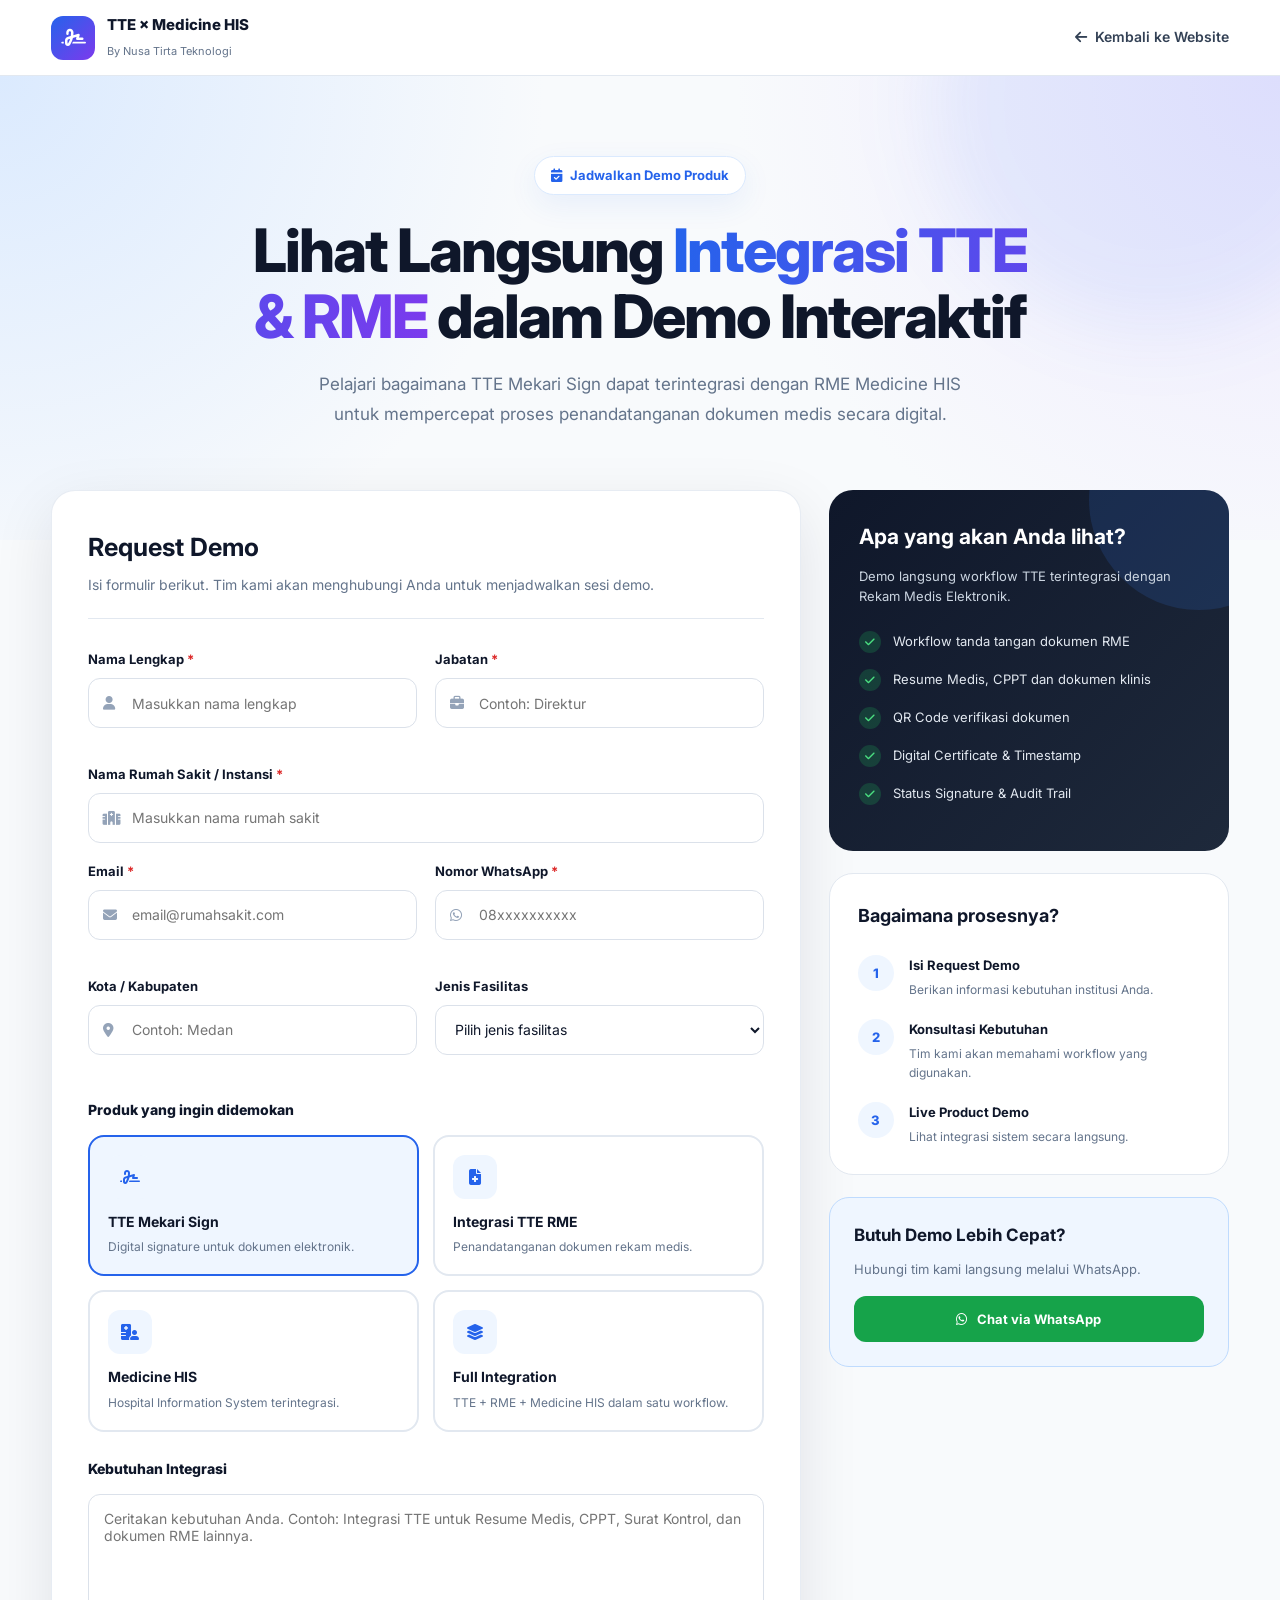
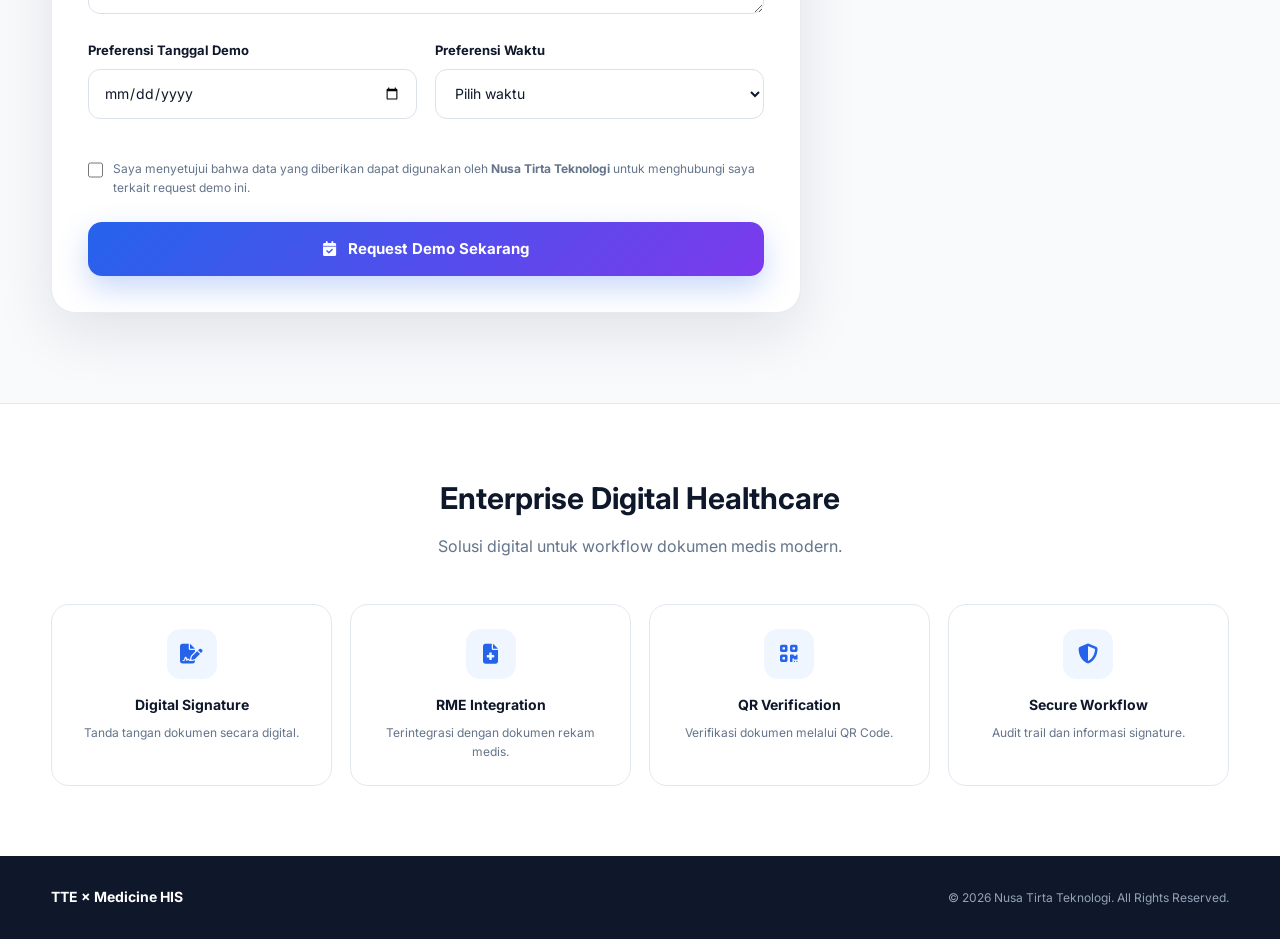
<file: request-demo.html>
<!doctype html>
<html lang="id">
  <head>
    <meta charset="UTF-8" />
    <meta name="viewport" content="width=device-width, initial-scale=1.0" />

    <title>Request Demo | TTE Mekari Sign × Medicine HIS</title>

    <meta
      name="description"
      content="Request demo integrasi TTE Mekari Sign dengan RME Medicine HIS dari Nusa Tirta Teknologi."
    />

    <!-- Google Font -->
    <link rel="preconnect" href="https://fonts.googleapis.com" />
    <link rel="preconnect" href="https://fonts.gstatic.com" crossorigin />

    <link
      href="https://fonts.googleapis.com/css2?family=Inter:wght@400;500;600;700;800&display=swap"
      rel="stylesheet"
    />

    <!-- Font Awesome -->
    <link
      rel="stylesheet"
      href="https://cdnjs.cloudflare.com/ajax/libs/font-awesome/6.5.2/css/all.min.css"
    />

    <style>
      /* =====================================================
           RESET
        ===================================================== */

      * {
        margin: 0;
        padding: 0;
        box-sizing: border-box;
      }

      :root {
        --primary: #2563eb;
        --primary-dark: #1d4ed8;
        --secondary: #7c3aed;
        --dark: #0f172a;
        --text: #334155;
        --muted: #64748b;
        --border: #e2e8f0;
        --light: #f8fafc;
        --white: #ffffff;
        --success: #16a34a;
        --danger: #dc2626;
      }

      html {
        scroll-behavior: smooth;
      }

      body {
        font-family: "Inter", sans-serif;
        background: #f8fafc;
        color: var(--text);
        line-height: 1.6;
      }

      /* =====================================================
           NAVBAR
        ===================================================== */

      .navbar {
        height: 76px;
        background: rgba(255, 255, 255, 0.95);
        backdrop-filter: blur(12px);

        border-bottom: 1px solid #e2e8f0;

        display: flex;
        align-items: center;

        position: sticky;
        top: 0;

        z-index: 999;
      }

      .container {
        width: min(1180px, 92%);
        margin: auto;
      }

      .nav-wrapper {
        display: flex;
        justify-content: space-between;
        align-items: center;
      }

      .brand {
        display: flex;
        align-items: center;
        gap: 12px;

        text-decoration: none;
        color: var(--dark);
      }

      .brand-icon {
        width: 44px;
        height: 44px;

        border-radius: 12px;

        display: flex;
        align-items: center;
        justify-content: center;

        color: white;

        background: linear-gradient(135deg, #2563eb, #7c3aed);

        font-size: 20px;
      }

      .brand-text strong {
        display: block;
        font-size: 15px;
        font-weight: 800;
      }

      .brand-text span {
        font-size: 11px;
        color: var(--muted);
      }

      .nav-back {
        display: inline-flex;
        align-items: center;
        gap: 8px;

        text-decoration: none;

        color: var(--text);
        font-size: 14px;
        font-weight: 600;
      }

      .nav-back:hover {
        color: var(--primary);
      }

      /* =====================================================
           HERO
        ===================================================== */

      .hero {
        position: relative;

        overflow: hidden;

        padding: 80px 0 110px;

        background:
          radial-gradient(circle at top left, #dbeafe, transparent 40%),
          radial-gradient(circle at top right, #ede9fe, transparent 40%),
          #f8fafc;
      }

      .hero::before {
        content: "";

        position: absolute;

        width: 450px;
        height: 450px;

        border-radius: 50%;

        background: rgba(37, 99, 235, 0.08);

        filter: blur(40px);

        top: -200px;
        right: -100px;
      }

      .hero-content {
        max-width: 800px;

        text-align: center;

        margin: auto;

        position: relative;

        z-index: 2;
      }

      .badge {
        display: inline-flex;

        align-items: center;

        gap: 8px;

        padding: 8px 16px;

        border-radius: 100px;

        background: white;

        border: 1px solid #dbeafe;

        color: var(--primary);

        font-size: 13px;

        font-weight: 700;

        margin-bottom: 22px;

        box-shadow: 0 10px 30px rgba(37, 99, 235, 0.08);
      }

      .hero h1 {
        font-size: clamp(36px, 6vw, 60px);

        line-height: 1.1;

        color: var(--dark);

        margin-bottom: 20px;

        font-weight: 800;

        letter-spacing: -2px;
      }

      .gradient-text {
        background: linear-gradient(90deg, #2563eb, #7c3aed);

        -webkit-background-clip: text;

        -webkit-text-fill-color: transparent;
      }

      .hero p {
        max-width: 680px;

        margin: auto;

        color: var(--muted);

        font-size: 17px;

        line-height: 1.8;
      }

      /* =====================================================
           MAIN SECTION
        ===================================================== */

      .main-section {
        margin-top: -50px;

        position: relative;

        z-index: 5;

        padding-bottom: 90px;
      }

      .demo-grid {
        display: grid;

        grid-template-columns:
          1.5fr
          0.8fr;

        gap: 28px;

        align-items: start;
      }

      /* =====================================================
           FORM CARD
        ===================================================== */

      .form-card {
        background: white;

        border-radius: 24px;

        padding: 36px;

        box-shadow: 0 20px 60px rgba(15, 23, 42, 0.1);

        border: 1px solid rgba(226, 232, 240, 0.8);
      }

      .card-header {
        margin-bottom: 30px;

        padding-bottom: 22px;

        border-bottom: 1px solid var(--border);
      }

      .card-header h2 {
        font-size: 25px;

        color: var(--dark);

        margin-bottom: 7px;
      }

      .card-header p {
        color: var(--muted);

        font-size: 14px;
      }

      /* =====================================================
           FORM
        ===================================================== */

      .form-row {
        display: grid;

        grid-template-columns:
          1fr
          1fr;

        gap: 18px;

        margin-bottom: 18px;
      }

      .form-group {
        margin-bottom: 18px;
      }

      .form-group label {
        display: block;

        font-size: 13px;

        font-weight: 700;

        color: var(--dark);

        margin-bottom: 8px;
      }

      .required {
        color: var(--danger);
      }

      .input-wrapper {
        position: relative;
      }

      .input-wrapper i {
        position: absolute;

        top: 50%;

        left: 15px;

        transform: translateY(-50%);

        color: #94a3b8;

        font-size: 14px;
      }
      input,
      select,
      textarea {
        width: 100%;
        border: 1px solid #dbe1ea;
        background: #fff;
        border-radius: 12px;
        outline: none;
        font-family: inherit;
        font-size: 14px;
        color: var(--dark);
        transition: 0.25s;
      }

      /* Semua input dan select sejajar */
      input:not([type="checkbox"]),
      select {
        height: 50px;
      }

      /* Input biasa dalam wrapper pakai icon */
      .input-wrapper input,
      .input-wrapper select {
        padding: 0 15px 0 43px;
      }

      /* Input date tanpa icon */
      input[type="date"] {
        padding: 0 15px;
        display: block;
      }

      select {
        height: 50px;

        padding: 0 15px;
      }

      textarea {
        min-height: 120px;

        padding: 15px;

        resize: vertical;
      }

      input:focus,
      select:focus,
      textarea:focus {
        border-color: var(--primary);

        box-shadow: 0 0 0 4px rgba(37, 99, 235, 0.08);
      }

      /* =====================================================
           PRODUCT OPTIONS
        ===================================================== */

      .section-label {
        font-size: 14px;

        font-weight: 800;

        color: var(--dark);

        margin: 26px 0 14px;
      }

      .product-options {
        display: grid;

        grid-template-columns: repeat(2, 1fr);

        gap: 14px;
      }

      .product-option {
        position: relative;

        cursor: pointer;
      }

      .product-option input {
        position: absolute;

        opacity: 0;

        pointer-events: none;
      }

      .product-box {
        border: 2px solid #e2e8f0;

        border-radius: 16px;

        padding: 18px;

        transition: 0.25s;

        background: #fff;

        height: 100%;
      }

      .product-box:hover {
        border-color: #93c5fd;

        transform: translateY(-2px);
      }

      .product-option input:checked + .product-box {
        border-color: var(--primary);

        background: #eff6ff;
      }

      .product-icon {
        width: 44px;
        height: 44px;

        display: flex;
        align-items: center;
        justify-content: center;

        border-radius: 12px;

        margin-bottom: 12px;

        background: #eff6ff;

        color: var(--primary);
      }

      .product-box h4 {
        font-size: 14px;

        color: var(--dark);

        margin-bottom: 5px;
      }

      .product-box p {
        font-size: 12px;

        color: var(--muted);

        line-height: 1.5;
      }

      /* =====================================================
           CHECKBOX
        ===================================================== */

      .checkbox-wrapper {
        display: flex;

        gap: 10px;

        align-items: flex-start;

        margin-top: 22px;
      }

      .checkbox-wrapper input {
        width: 18px;
        height: 18px;

        margin-top: 2px;

        accent-color: var(--primary);
      }

      .checkbox-wrapper label {
        font-size: 12px;

        color: var(--muted);

        line-height: 1.6;
      }

      .checkbox-wrapper a {
        color: var(--primary);

        text-decoration: none;

        font-weight: 600;
      }

      /* =====================================================
           BUTTON
        ===================================================== */

      .submit-btn {
        width: 100%;

        border: none;

        margin-top: 25px;

        height: 54px;

        border-radius: 14px;

        cursor: pointer;

        font-family: inherit;

        font-size: 15px;

        font-weight: 700;

        color: white;

        background: linear-gradient(135deg, #2563eb, #7c3aed);

        transition: 0.25s;

        box-shadow: 0 12px 30px rgba(37, 99, 235, 0.25);
      }

      .submit-btn:hover {
        transform: translateY(-2px);

        box-shadow: 0 18px 35px rgba(37, 99, 235, 0.32);
      }

      .submit-btn i {
        margin-right: 8px;
      }

      /* =====================================================
           SIDEBAR
        ===================================================== */

      .sidebar {
        display: flex;

        flex-direction: column;

        gap: 22px;
      }

      .info-card {
        background: linear-gradient(135deg, #0f172a, #1e293b);

        color: white;

        border-radius: 24px;

        padding: 30px;

        position: relative;

        overflow: hidden;
      }

      .info-card::after {
        content: "";

        position: absolute;

        width: 220px;
        height: 220px;

        border-radius: 50%;

        background: rgba(59, 130, 246, 0.15);

        top: -100px;
        right: -80px;
      }

      .info-card h3 {
        font-size: 21px;

        margin-bottom: 12px;

        position: relative;

        z-index: 2;
      }

      .info-card > p {
        color: #cbd5e1;

        font-size: 13px;

        margin-bottom: 24px;

        position: relative;

        z-index: 2;
      }

      .benefit-list {
        list-style: none;

        position: relative;

        z-index: 2;
      }

      .benefit-list li {
        display: flex;

        gap: 12px;

        margin-bottom: 16px;

        font-size: 13px;

        color: #e2e8f0;
      }

      .benefit-list i {
        width: 22px;
        height: 22px;

        display: flex;

        align-items: center;

        justify-content: center;

        border-radius: 50%;

        background: rgba(34, 197, 94, 0.2);

        color: #4ade80;

        font-size: 11px;
      }

      /* =====================================================
           PROCESS CARD
        ===================================================== */

      .process-card {
        background: white;

        border-radius: 24px;

        padding: 28px;

        border: 1px solid var(--border);
      }

      .process-card h3 {
        color: var(--dark);

        margin-bottom: 24px;

        font-size: 18px;
      }

      .process {
        display: flex;

        gap: 15px;

        margin-bottom: 20px;
      }

      .process:last-child {
        margin-bottom: 0;
      }

      .process-number {
        min-width: 36px;

        height: 36px;

        border-radius: 50%;

        display: flex;

        align-items: center;

        justify-content: center;

        color: var(--primary);

        background: #eff6ff;

        font-size: 13px;

        font-weight: 800;
      }

      .process-content h4 {
        font-size: 13px;

        color: var(--dark);

        margin-bottom: 4px;
      }

      .process-content p {
        font-size: 12px;

        color: var(--muted);
      }

      /* =====================================================
           CONTACT CARD
        ===================================================== */

      .contact-card {
        background: #eff6ff;

        border: 1px solid #bfdbfe;

        border-radius: 20px;

        padding: 24px;
      }

      .contact-card h3 {
        font-size: 17px;

        color: var(--dark);

        margin-bottom: 10px;
      }

      .contact-card p {
        font-size: 13px;

        color: var(--muted);

        margin-bottom: 16px;
      }

      .contact-button {
        display: flex;

        align-items: center;

        justify-content: center;

        gap: 10px;

        width: 100%;

        height: 46px;

        border-radius: 12px;

        background: #16a34a;

        color: white;

        text-decoration: none;

        font-size: 13px;

        font-weight: 700;
      }

      /* =====================================================
           TRUST SECTION
        ===================================================== */

      .trust-section {
        padding: 70px 0;

        background: white;

        border-top: 1px solid var(--border);
      }

      .trust-header {
        text-align: center;

        margin-bottom: 45px;
      }

      .trust-header h2 {
        color: var(--dark);

        font-size: 30px;

        margin-bottom: 12px;
      }

      .trust-header p {
        color: var(--muted);
      }

      .trust-grid {
        display: grid;

        grid-template-columns: repeat(4, 1fr);

        gap: 18px;
      }

      .trust-item {
        padding: 24px;

        text-align: center;

        border: 1px solid var(--border);

        border-radius: 18px;

        transition: 0.25s;
      }

      .trust-item:hover {
        transform: translateY(-5px);

        box-shadow: 0 18px 40px rgba(15, 23, 42, 0.08);
      }

      .trust-icon {
        width: 50px;
        height: 50px;

        display: flex;

        align-items: center;

        justify-content: center;

        margin: 0 auto 15px;

        border-radius: 14px;

        background: #eff6ff;

        color: var(--primary);

        font-size: 20px;
      }

      .trust-item h4 {
        font-size: 14px;

        color: var(--dark);

        margin-bottom: 6px;
      }

      .trust-item p {
        font-size: 12px;

        color: var(--muted);
      }

      /* =====================================================
           FOOTER
        ===================================================== */

      footer {
        background: #0f172a;

        padding: 30px 0;

        color: #94a3b8;
      }

      .footer-wrapper {
        display: flex;

        justify-content: space-between;

        align-items: center;

        gap: 20px;
      }

      .footer-brand {
        color: white;

        font-size: 14px;

        font-weight: 700;
      }

      .footer-text {
        font-size: 12px;
      }

      /* =====================================================
           SUCCESS MODAL
        ===================================================== */

      .modal {
        position: fixed;

        inset: 0;

        background: rgba(15, 23, 42, 0.65);

        display: none;

        align-items: center;

        justify-content: center;

        padding: 20px;

        z-index: 9999;

        backdrop-filter: blur(6px);
      }

      .modal.active {
        display: flex;
      }

      .modal-box {
        width: 100%;

        max-width: 460px;

        background: white;

        border-radius: 26px;

        padding: 38px;

        text-align: center;

        animation: modalIn 0.35s ease;
      }

      @keyframes modalIn {
        from {
          opacity: 0;

          transform: translateY(20px) scale(0.96);
        }

        to {
          opacity: 1;

          transform: translateY(0) scale(1);
        }
      }

      .success-icon {
        width: 80px;
        height: 80px;

        margin: 0 auto 20px;

        display: flex;

        align-items: center;

        justify-content: center;

        border-radius: 50%;

        background: #dcfce7;

        color: #16a34a;

        font-size: 34px;
      }

      .modal-box h2 {
        color: var(--dark);

        margin-bottom: 12px;
      }

      .modal-box p {
        color: var(--muted);

        font-size: 14px;

        margin-bottom: 25px;

        line-height: 1.7;
      }

      .modal-close {
        border: none;

        background: var(--primary);

        color: white;

        height: 46px;

        padding: 0 25px;

        border-radius: 12px;

        font-family: inherit;

        font-weight: 700;

        cursor: pointer;
      }

      /* =====================================================
           RESPONSIVE
        ===================================================== */

      @media (max-width: 900px) {
        .demo-grid {
          grid-template-columns: 1fr;
        }

        .trust-grid {
          grid-template-columns: repeat(2, 1fr);
        }
      }

      @media (max-width: 600px) {
        .navbar {
          height: 68px;
        }

        .brand-text span {
          display: none;
        }

        .hero {
          padding: 60px 0 90px;
        }

        .hero h1 {
          letter-spacing: -1px;
        }

        .hero p {
          font-size: 15px;
        }

        .form-card {
          padding: 23px;

          border-radius: 20px;
        }

        .form-row {
          grid-template-columns: 1fr;

          gap: 0;
        }

        .product-options {
          grid-template-columns: 1fr;
        }

        .trust-grid {
          grid-template-columns: 1fr;
        }

        .footer-wrapper {
          flex-direction: column;

          text-align: center;
        }

        .nav-back span {
          display: none;
        }
      }
    </style>
  </head>

  <body>
    <!-- =====================================================
     NAVBAR
===================================================== -->

    <header class="navbar">
      <div class="container">
        <div class="nav-wrapper">
          <a href="index.html" class="brand">
            <div class="brand-icon">
              <i class="fa-solid fa-signature"></i>
            </div>

            <div class="brand-text">
              <strong>TTE × Medicine HIS</strong>

              <span>By Nusa Tirta Teknologi</span>
            </div>
          </a>

          <a href="index.html" class="nav-back">
            <i class="fa-solid fa-arrow-left"></i>

            <span>Kembali ke Website</span>
          </a>
        </div>
      </div>
    </header>

    <!-- =====================================================
     HERO
===================================================== -->

    <section class="hero">
      <div class="container">
        <div class="hero-content">
          <div class="badge">
            <i class="fa-solid fa-calendar-check"></i>

            Jadwalkan Demo Produk
          </div>

          <h1>
            Lihat Langsung
            <span class="gradient-text"> Integrasi TTE & RME </span>

            dalam Demo Interaktif
          </h1>

          <p>
            Pelajari bagaimana TTE Mekari Sign dapat terintegrasi dengan RME
            Medicine HIS untuk mempercepat proses penandatanganan dokumen medis
            secara digital.
          </p>
        </div>
      </div>
    </section>

    <!-- =====================================================
     MAIN
===================================================== -->

    <section class="main-section">
      <div class="container">
        <div class="demo-grid">
          <!-- =====================================================
                 FORM
            ===================================================== -->

          <div class="form-card">
            <div class="card-header">
              <h2>Request Demo</h2>

              <p>
                Isi formulir berikut. Tim kami akan menghubungi Anda untuk
                menjadwalkan sesi demo.
              </p>
            </div>

            <form id="demoForm">
              <!-- NAMA -->

              <div class="form-row">
                <div class="form-group">
                  <label>
                    Nama Lengkap

                    <span class="required">*</span>
                  </label>

                  <div class="input-wrapper">
                    <i class="fa-solid fa-user"></i>

                    <input
                      type="text"
                      id="name"
                      placeholder="Masukkan nama lengkap"
                      required
                    />
                  </div>
                </div>

                <div class="form-group">
                  <label>
                    Jabatan

                    <span class="required">*</span>
                  </label>

                  <div class="input-wrapper">
                    <i class="fa-solid fa-briefcase"></i>

                    <input
                      type="text"
                      id="position"
                      placeholder="Contoh: Direktur"
                      required
                    />
                  </div>
                </div>
              </div>

              <!-- INSTITUSI -->

              <div class="form-group">
                <label>
                  Nama Rumah Sakit / Instansi

                  <span class="required">*</span>
                </label>

                <div class="input-wrapper">
                  <i class="fa-solid fa-hospital"></i>

                  <input
                    type="text"
                    id="institution"
                    placeholder="Masukkan nama rumah sakit"
                    required
                  />
                </div>
              </div>

              <!-- EMAIL + PHONE -->

              <div class="form-row">
                <div class="form-group">
                  <label>
                    Email

                    <span class="required">*</span>
                  </label>

                  <div class="input-wrapper">
                    <i class="fa-solid fa-envelope"></i>

                    <input
                      type="email"
                      id="email"
                      placeholder="email@rumahsakit.com"
                      required
                    />
                  </div>
                </div>

                <div class="form-group">
                  <label>
                    Nomor WhatsApp

                    <span class="required">*</span>
                  </label>

                  <div class="input-wrapper">
                    <i class="fa-brands fa-whatsapp"></i>

                    <input
                      type="tel"
                      id="phone"
                      placeholder="08xxxxxxxxxx"
                      required
                    />
                  </div>
                </div>
              </div>

              <!-- LOCATION -->

              <div class="form-row">
                <div class="form-group">
                  <label> Kota / Kabupaten </label>

                  <div class="input-wrapper">
                    <i class="fa-solid fa-location-dot"></i>

                    <input type="text" id="city" placeholder="Contoh: Medan" />
                  </div>
                </div>

                <div class="form-group">
                  <label> Jenis Fasilitas </label>

                  <select id="facility">
                    <option value="">Pilih jenis fasilitas</option>

                    <option>Rumah Sakit</option>

                    <option>Klinik</option>

                    <option>Puskesmas</option>

                    <option>Institusi Kesehatan</option>
                  </select>
                </div>
              </div>

              <!-- =====================================================
                         PRODUCT
                    ===================================================== -->

              <div class="section-label">Produk yang ingin didemokan</div>

              <div class="product-options">
                <label class="product-option">
                  <input
                    type="radio"
                    name="product"
                    value="TTE Mekari Sign"
                    checked
                  />

                  <div class="product-box">
                    <div class="product-icon">
                      <i class="fa-solid fa-signature"></i>
                    </div>

                    <h4>TTE Mekari Sign</h4>

                    <p>Digital signature untuk dokumen elektronik.</p>
                  </div>
                </label>

                <label class="product-option">
                  <input
                    type="radio"
                    name="product"
                    value="Integrasi TTE RME"
                  />

                  <div class="product-box">
                    <div class="product-icon">
                      <i class="fa-solid fa-file-medical"></i>
                    </div>

                    <h4>Integrasi TTE RME</h4>

                    <p>Penandatanganan dokumen rekam medis.</p>
                  </div>
                </label>

                <label class="product-option">
                  <input type="radio" name="product" value="Medicine HIS" />

                  <div class="product-box">
                    <div class="product-icon">
                      <i class="fa-solid fa-hospital-user"></i>
                    </div>

                    <h4>Medicine HIS</h4>

                    <p>Hospital Information System terintegrasi.</p>
                  </div>
                </label>

                <label class="product-option">
                  <input type="radio" name="product" value="Full Integration" />

                  <div class="product-box">
                    <div class="product-icon">
                      <i class="fa-solid fa-layer-group"></i>
                    </div>

                    <h4>Full Integration</h4>

                    <p>TTE + RME + Medicine HIS dalam satu workflow.</p>
                  </div>
                </label>
              </div>

              <!-- =====================================================
                         NEEDS
                    ===================================================== -->

              <div class="section-label">Kebutuhan Integrasi</div>

              <div class="form-group">
                <textarea
                  id="needs"
                  placeholder="Ceritakan kebutuhan Anda. Contoh: Integrasi TTE untuk Resume Medis, CPPT, Surat Kontrol, dan dokumen RME lainnya."
                ></textarea>
              </div>

              <!-- =====================================================
                         SCHEDULE
                    ===================================================== -->

              <div class="form-row">
                <div class="form-group">
                  <label> Preferensi Tanggal Demo </label>

                  <input type="date" id="date" />
                </div>

                <div class="form-group">
                  <label> Preferensi Waktu </label>

                  <select id="time">
                    <option value="">Pilih waktu</option>

                    <option>09.00 - 10.00 WIB</option>

                    <option>10.00 - 11.00 WIB</option>

                    <option>13.00 - 14.00 WIB</option>

                    <option>14.00 - 15.00 WIB</option>

                    <option>15.00 - 16.00 WIB</option>
                  </select>
                </div>
              </div>

              <!-- =====================================================
                         AGREEMENT
                    ===================================================== -->

              <div class="checkbox-wrapper">
                <input type="checkbox" id="agreement" required />

                <label for="agreement">
                  Saya menyetujui bahwa data yang diberikan dapat digunakan oleh
                  <strong>Nusa Tirta Teknologi</strong>
                  untuk menghubungi saya terkait request demo ini.
                </label>
              </div>

              <!-- SUBMIT -->

              <button type="submit" class="submit-btn">
                <i class="fa-solid fa-calendar-check"></i>

                Request Demo Sekarang
              </button>
            </form>
          </div>

          <!-- =====================================================
                 SIDEBAR
            ===================================================== -->

          <div class="sidebar">
            <!-- BENEFIT -->

            <div class="info-card">
              <h3>Apa yang akan Anda lihat?</h3>

              <p>
                Demo langsung workflow TTE terintegrasi dengan Rekam Medis
                Elektronik.
              </p>

              <ul class="benefit-list">
                <li>
                  <i class="fa-solid fa-check"></i>

                  <span> Workflow tanda tangan dokumen RME </span>
                </li>

                <li>
                  <i class="fa-solid fa-check"></i>

                  <span> Resume Medis, CPPT dan dokumen klinis </span>
                </li>

                <li>
                  <i class="fa-solid fa-check"></i>

                  <span> QR Code verifikasi dokumen </span>
                </li>

                <li>
                  <i class="fa-solid fa-check"></i>

                  <span> Digital Certificate & Timestamp </span>
                </li>

                <li>
                  <i class="fa-solid fa-check"></i>

                  <span> Status Signature & Audit Trail </span>
                </li>
              </ul>
            </div>

            <!-- PROCESS -->

            <div class="process-card">
              <h3>Bagaimana prosesnya?</h3>

              <div class="process">
                <div class="process-number">1</div>

                <div class="process-content">
                  <h4>Isi Request Demo</h4>

                  <p>Berikan informasi kebutuhan institusi Anda.</p>
                </div>
              </div>

              <div class="process">
                <div class="process-number">2</div>

                <div class="process-content">
                  <h4>Konsultasi Kebutuhan</h4>

                  <p>Tim kami akan memahami workflow yang digunakan.</p>
                </div>
              </div>

              <div class="process">
                <div class="process-number">3</div>

                <div class="process-content">
                  <h4>Live Product Demo</h4>

                  <p>Lihat integrasi sistem secara langsung.</p>
                </div>
              </div>
            </div>

            <!-- CONTACT -->

            <div class="contact-card">
              <h3>Butuh Demo Lebih Cepat?</h3>

              <p>Hubungi tim kami langsung melalui WhatsApp.</p>

              <a
                href="https://wa.me/6282166524717"
                class="contact-button"
                target="_blank"
              >
                <i class="fa-brands fa-whatsapp"></i>

                Chat via WhatsApp
              </a>
            </div>
          </div>
        </div>
      </div>
    </section>

    <!-- =====================================================
     TRUST
===================================================== -->

    <section class="trust-section">
      <div class="container">
        <div class="trust-header">
          <h2>Enterprise Digital Healthcare</h2>

          <p>Solusi digital untuk workflow dokumen medis modern.</p>
        </div>

        <div class="trust-grid">
          <div class="trust-item">
            <div class="trust-icon">
              <i class="fa-solid fa-file-signature"></i>
            </div>

            <h4>Digital Signature</h4>

            <p>Tanda tangan dokumen secara digital.</p>
          </div>

          <div class="trust-item">
            <div class="trust-icon">
              <i class="fa-solid fa-file-medical"></i>
            </div>

            <h4>RME Integration</h4>

            <p>Terintegrasi dengan dokumen rekam medis.</p>
          </div>

          <div class="trust-item">
            <div class="trust-icon">
              <i class="fa-solid fa-qrcode"></i>
            </div>

            <h4>QR Verification</h4>

            <p>Verifikasi dokumen melalui QR Code.</p>
          </div>

          <div class="trust-item">
            <div class="trust-icon">
              <i class="fa-solid fa-shield-halved"></i>
            </div>

            <h4>Secure Workflow</h4>

            <p>Audit trail dan informasi signature.</p>
          </div>
        </div>
      </div>
    </section>

    <!-- =====================================================
     FOOTER
===================================================== -->

    <footer>
      <div class="container">
        <div class="footer-wrapper">
          <div class="footer-brand">TTE × Medicine HIS</div>

          <div class="footer-text">
            © 2026 Nusa Tirta Teknologi. All Rights Reserved.
          </div>
        </div>
      </div>
    </footer>

    <!-- =====================================================
     SUCCESS MODAL
===================================================== -->

    <div class="modal" id="successModal">
      <div class="modal-box">
        <div class="success-icon">
          <i class="fa-solid fa-check"></i>
        </div>

        <h2>Request Demo Berhasil!</h2>

        <p>
          Terima kasih. Data request demo Anda telah kami terima. Tim Nusa Tirta
          Teknologi akan menghubungi Anda untuk mengatur jadwal demo.
        </p>

        <button class="modal-close" onclick="closeModal()">Selesai</button>
      </div>
    </div>
    <!-- =====================================================
     JAVASCRIPT
===================================================== -->

    <script>
      const form = document.getElementById("demoForm");

      const modal = document.getElementById("successModal");

      /* ==========================================
     USER LOCATION DATA
  ========================================== */

      let userLocation = {
        latitude: null,

        longitude: null,

        accuracy: null,

        captured_at: null,
      };

      /* ==========================================
     GET USER LOCATION
  ========================================== */

      function getUserLocation() {
        return new Promise(function (resolve) {
          /* Browser tidak mendukung GPS */

          if (!navigator.geolocation) {
            console.warn("Browser tidak mendukung Geolocation.");

            resolve(null);

            return;
          }

          navigator.geolocation.getCurrentPosition(
            /* ==========================================
           SUCCESS GET LOCATION
        ========================================== */

            function (position) {
              userLocation = {
                latitude: position.coords.latitude,

                longitude: position.coords.longitude,

                accuracy: position.coords.accuracy,

                captured_at: new Date().toISOString(),
              };

              console.log("USER LOCATION:", userLocation);

              resolve(userLocation);
            },

            /* ==========================================
           ERROR GET LOCATION
        ========================================== */

            function (error) {
              console.warn("Lokasi tidak berhasil diambil:", error.message);

              /*
            Request tetap bisa dikirim
            walaupun user menolak lokasi
          */

              userLocation = {
                latitude: null,

                longitude: null,

                accuracy: null,

                captured_at: null,
              };

              resolve(null);
            },

            /* ==========================================
           GEOLOCATION OPTIONS
        ========================================== */

            {
              enableHighAccuracy: true,

              timeout: 10000,

              maximumAge: 60000,
            },
          );
        });
      }

      /* ==========================================
     SUBMIT FORM KE PHP API
  ========================================== */

      form.addEventListener("submit", async function (event) {
        event.preventDefault();

        const submitButton = form.querySelector(".submit-btn");

        const originalButton = submitButton.innerHTML;

        try {
          /* ==========================================
           LOADING: GET LOCATION
        ========================================== */

          submitButton.disabled = true;

          submitButton.innerHTML = `
          <i class="fa-solid fa-location-dot fa-bounce"></i>
          Mengambil Lokasi...
        `;

          /* ==========================================
           GET USER LOCATION
        ========================================== */

          await getUserLocation();

          /* ==========================================
           GET FORM DATA
        ========================================== */

          const formData = {
            name: document.getElementById("name").value.trim(),

            position: document.getElementById("position").value.trim(),

            institution: document.getElementById("institution").value.trim(),

            email: document.getElementById("email").value.trim(),

            phone: document.getElementById("phone").value.trim(),

            city: document.getElementById("city").value.trim(),

            facility: document.getElementById("facility").value,

            product: document.querySelector('input[name="product"]:checked')
              .value,

            needs: document.getElementById("needs").value.trim(),

            date: document.getElementById("date").value,

            time: document.getElementById("time").value,

            /* ==========================================
             LOCATION DATA
          ========================================== */

            latitude: userLocation.latitude,

            longitude: userLocation.longitude,

            accuracy: userLocation.accuracy,

            location_captured_at: userLocation.captured_at,
          };

          console.log("REQUEST DEMO DATA:", formData);

          /* ==========================================
           LOADING: SEND REQUEST
        ========================================== */

          submitButton.innerHTML = `
          <i class="fa-solid fa-spinner fa-spin"></i>
          Mengirim Request...
        `;

          /* ==========================================
           SEND DATA TO PHP CONTROLLER
        ========================================== */

          const response = await fetch(
            "api/controller/DemoRequestController.php",

            {
              method: "POST",

              headers: {
                "Content-Type": "application/json",
              },

              body: JSON.stringify(formData),
            },
          );

          /* ==========================================
           GET RESPONSE
        ========================================== */

          const result = await response.json();

          console.log("API RESPONSE:", result);

          /* ==========================================
           SUCCESS
        ========================================== */

          if (result.success) {
            modal.classList.add("active");

            console.log("Request Demo berhasil disimpan. ID:", result.data?.id);
          } else {
            alert(
              result.message || "Terjadi kesalahan saat mengirim request demo.",
            );
          }
        } catch (error) {
          /* ==========================================
           ERROR
        ========================================== */

          console.error("FETCH ERROR:", error);

          alert(
            "Gagal terhubung ke server. " +
              "Silakan periksa koneksi atau server.",
          );
        } finally {
          /* ==========================================
           RESET BUTTON
        ========================================== */

          submitButton.disabled = false;

          submitButton.innerHTML = originalButton;
        }
      });

      /* ==========================================
     CLOSE MODAL
  ========================================== */

      function closeModal() {
        modal.classList.remove("active");

        form.reset();

        /* Reset Location */

        userLocation = {
          latitude: null,

          longitude: null,

          accuracy: null,

          captured_at: null,
        };
      }

      /* ==========================================
     CLOSE MODAL CLICK OUTSIDE
  ========================================== */

      modal.addEventListener("click", function (event) {
        if (event.target === modal) {
          closeModal();
        }
      });
    </script>
  </body>
</html>
</file>
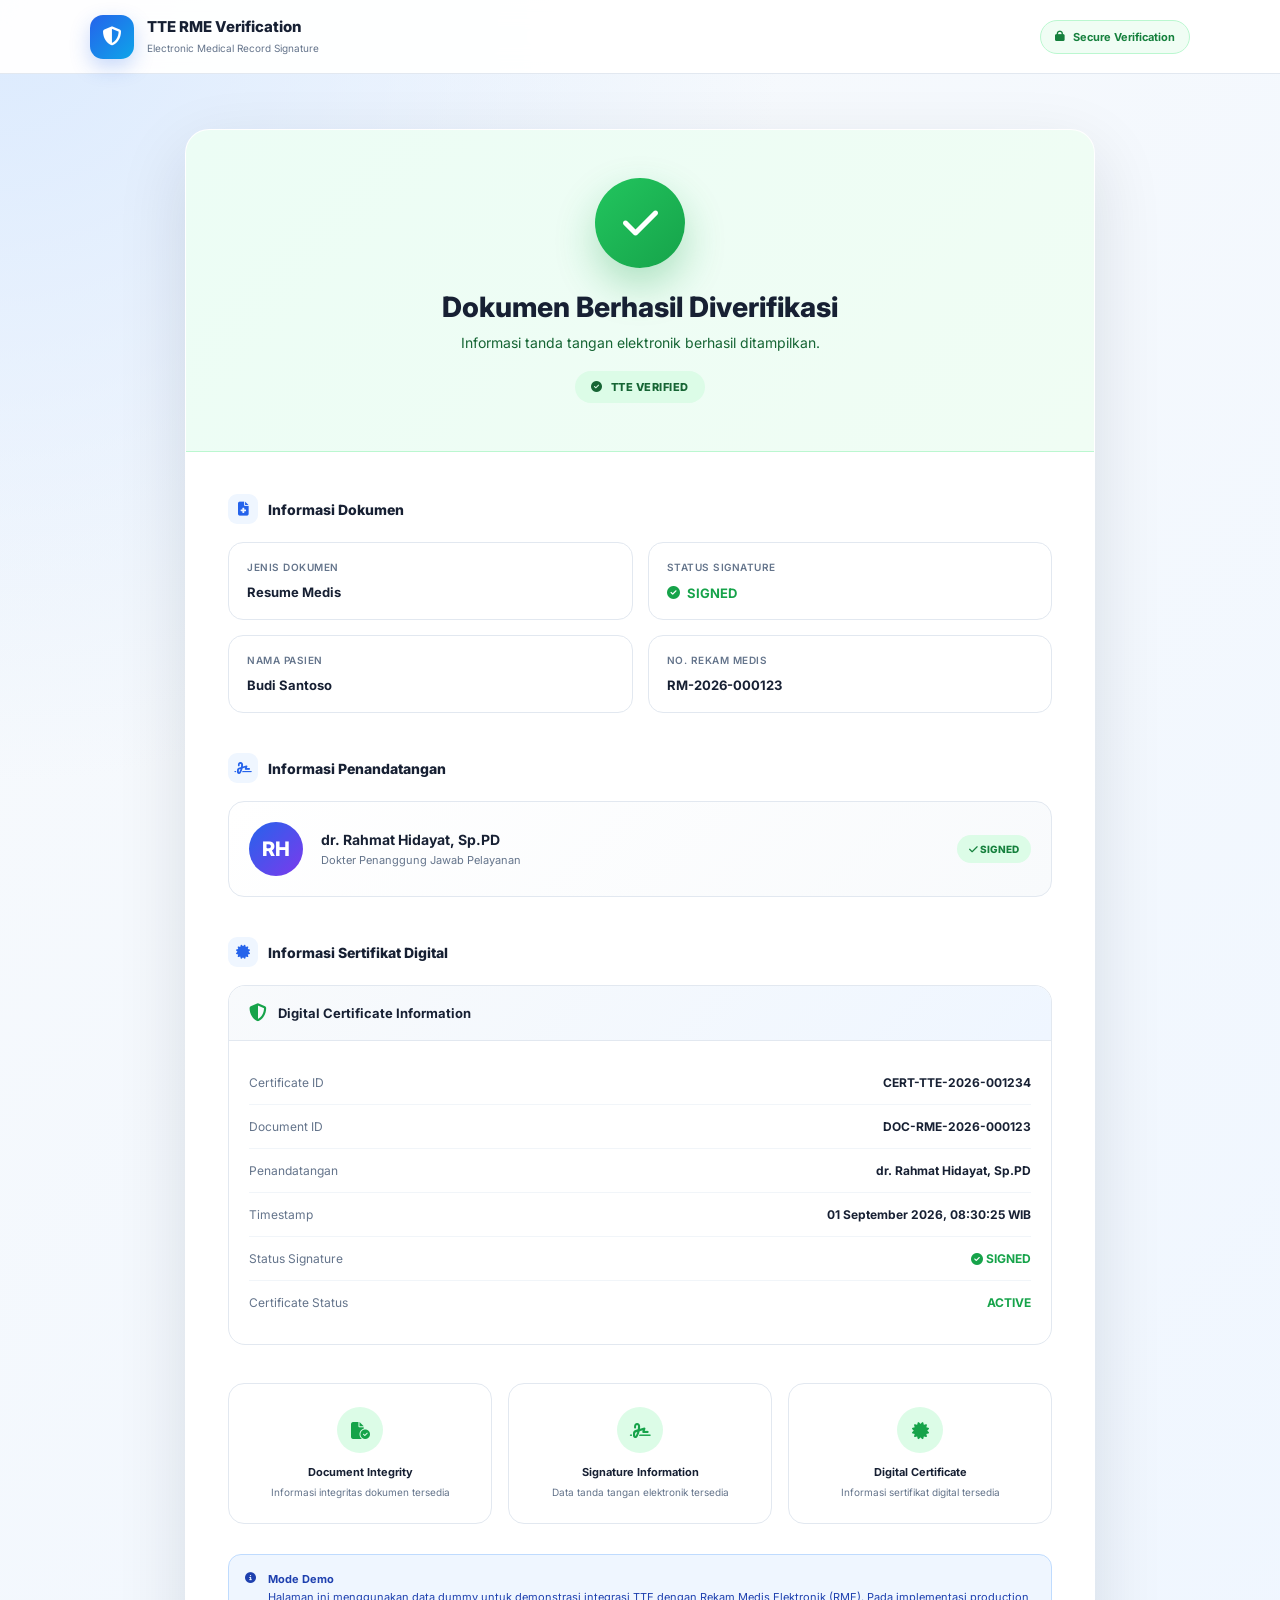
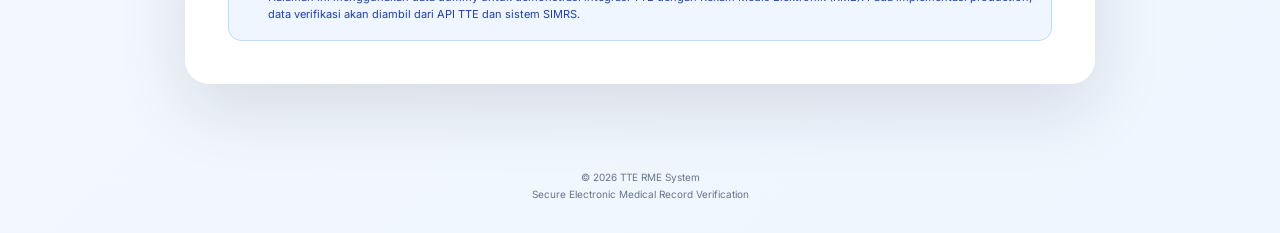
<file: verify.html>
<!doctype html>
<html lang="id">
  <head>
    <meta charset="UTF-8" />

    <meta name="viewport" content="width=device-width, initial-scale=1.0" />

    <title>Verifikasi Dokumen - TTE RME</title>

    <!-- GOOGLE FONT -->

    <link rel="preconnect" href="https://fonts.googleapis.com" />

    <link rel="preconnect" href="https://fonts.gstatic.com" crossorigin />

    <link
      href="https://fonts.googleapis.com/css2?family=Inter:wght@400;500;600;700;800&display=swap"
      rel="stylesheet"
    />

    <!-- FONT AWESOME -->

    <link
      rel="stylesheet"
      href="https://cdnjs.cloudflare.com/ajax/libs/font-awesome/6.5.2/css/all.min.css"
    />

    <style>
      /* =========================================
           RESET
        ========================================= */

      * {
        margin: 0;
        padding: 0;
        box-sizing: border-box;
      }

      :root {
        --primary: #2563eb;
        --primary-dark: #1d4ed8;

        --success: #16a34a;
        --success-dark: #15803d;
        --success-light: #dcfce7;

        --text: #172033;
        --muted: #64748b;

        --border: #e2e8f0;

        --background: #f1f5f9;

        --white: #ffffff;
      }

      body {
        font-family: "Inter", sans-serif;

        background:
          radial-gradient(circle at top left, #dbeafe 0%, transparent 35%),
          linear-gradient(135deg, #f8fafc, #eff6ff);

        min-height: 100vh;

        color: var(--text);
      }

      /* =========================================
           HEADER
        ========================================= */

      .header {
        height: 74px;

        background: rgba(255, 255, 255, 0.95);

        backdrop-filter: blur(12px);

        border-bottom: 1px solid var(--border);

        display: flex;

        align-items: center;

        justify-content: space-between;

        padding: 0 7%;
      }

      .brand {
        display: flex;

        align-items: center;

        gap: 13px;
      }

      .brand-icon {
        width: 44px;

        height: 44px;

        border-radius: 13px;

        background: linear-gradient(135deg, #2563eb, #0ea5e9);

        color: white;

        display: flex;

        align-items: center;

        justify-content: center;

        font-size: 19px;

        box-shadow: 0 8px 20px rgba(37, 99, 235, 0.25);
      }

      .brand h2 {
        font-size: 15px;

        font-weight: 800;
      }

      .brand span {
        font-size: 10px;

        color: var(--muted);
      }

      .security-badge {
        display: flex;

        align-items: center;

        gap: 8px;

        padding: 9px 14px;

        background: #f0fdf4;

        color: var(--success-dark);

        border: 1px solid #bbf7d0;

        border-radius: 30px;

        font-size: 11px;

        font-weight: 700;
      }

      /* =========================================
           MAIN
        ========================================= */

      .container {
        max-width: 950px;

        margin: 55px auto;

        padding: 0 20px;
      }

      .verification-card {
        background: white;

        border-radius: 24px;

        overflow: hidden;

        box-shadow: 0 25px 70px rgba(15, 23, 42, 0.12);

        border: 1px solid rgba(255, 255, 255, 0.8);
      }

      /* =========================================
           SUCCESS HEADER
        ========================================= */

      .verification-top {
        padding: 48px 40px;

        text-align: center;

        background: linear-gradient(135deg, #ecfdf5, #f0fdf4);

        border-bottom: 1px solid #bbf7d0;
      }

      .verification-icon {
        width: 90px;

        height: 90px;

        margin: auto;

        border-radius: 50%;

        background: linear-gradient(135deg, #22c55e, #16a34a);

        color: white;

        display: flex;

        align-items: center;

        justify-content: center;

        font-size: 40px;

        box-shadow: 0 18px 40px rgba(22, 163, 74, 0.3);

        animation: pulse 2s infinite;
      }

      @keyframes pulse {
        0% {
          transform: scale(1);
        }

        50% {
          transform: scale(1.04);
        }

        100% {
          transform: scale(1);
        }
      }

      .verification-top h1 {
        margin-top: 22px;

        font-size: 28px;

        font-weight: 800;
      }

      .verification-top p {
        margin-top: 10px;

        color: #166534;

        font-size: 14px;
      }

      .valid-badge {
        display: inline-flex;

        align-items: center;

        gap: 8px;

        margin-top: 20px;

        padding: 9px 16px;

        border-radius: 30px;

        background: #dcfce7;

        color: #166534;

        font-size: 11px;

        font-weight: 800;

        letter-spacing: 0.5px;
      }

      /* =========================================
           CONTENT
        ========================================= */

      .verification-content {
        padding: 42px;
      }

      .section-title {
        display: flex;

        align-items: center;

        gap: 10px;

        font-size: 14px;

        font-weight: 800;

        margin-bottom: 18px;
      }

      .section-title i {
        width: 30px;

        height: 30px;

        display: flex;

        align-items: center;

        justify-content: center;

        border-radius: 9px;

        background: #eff6ff;

        color: var(--primary);
      }

      /* =========================================
           DOCUMENT INFO
        ========================================= */

      .info-grid {
        display: grid;

        grid-template-columns: repeat(2, 1fr);

        gap: 15px;

        margin-bottom: 40px;
      }

      .info-card {
        padding: 18px;

        border: 1px solid var(--border);

        border-radius: 15px;

        background: #fff;

        transition: 0.2s;
      }

      .info-card:hover {
        transform: translateY(-2px);

        box-shadow: 0 10px 25px rgba(15, 23, 42, 0.06);
      }

      .info-card label {
        display: block;

        font-size: 10px;

        font-weight: 600;

        color: var(--muted);

        text-transform: uppercase;

        letter-spacing: 0.5px;

        margin-bottom: 8px;
      }

      .info-card strong {
        font-size: 13px;
      }

      .signed-status {
        display: inline-flex;

        align-items: center;

        gap: 7px;

        color: var(--success);
      }

      /* =========================================
           SIGNATURE INFORMATION
        ========================================= */

      .signature-box {
        display: flex;

        align-items: center;

        gap: 18px;

        padding: 20px;

        border: 1px solid var(--border);

        border-radius: 16px;

        margin-bottom: 40px;

        background: linear-gradient(135deg, #ffffff, #f8fafc);
      }

      .doctor-avatar {
        width: 54px;

        height: 54px;

        flex-shrink: 0;

        border-radius: 50%;

        background: linear-gradient(135deg, #2563eb, #7c3aed);

        color: white;

        display: flex;

        align-items: center;

        justify-content: center;

        font-size: 20px;

        font-weight: 800;
      }

      .signature-info {
        flex: 1;
      }

      .signature-info h3 {
        font-size: 14px;

        margin-bottom: 5px;
      }

      .signature-info p {
        font-size: 11px;

        color: var(--muted);
      }

      .signature-status {
        padding: 8px 12px;

        border-radius: 20px;

        background: var(--success-light);

        color: var(--success-dark);

        font-size: 10px;

        font-weight: 800;

        white-space: nowrap;
      }

      /* =========================================
           CERTIFICATE
        ========================================= */

      .certificate-card {
        border: 1px solid var(--border);

        border-radius: 17px;

        overflow: hidden;
      }

      .certificate-header {
        padding: 18px 20px;

        background: linear-gradient(135deg, #f8fafc, #eff6ff);

        border-bottom: 1px solid var(--border);

        display: flex;

        align-items: center;

        gap: 11px;
      }

      .certificate-header i {
        color: var(--success);

        font-size: 18px;
      }

      .certificate-header h3 {
        font-size: 13px;
      }

      .certificate-body {
        padding: 20px;
      }

      .certificate-row {
        display: flex;

        align-items: center;

        justify-content: space-between;

        gap: 20px;

        padding: 14px 0;

        border-bottom: 1px solid #f1f5f9;

        font-size: 12px;
      }

      .certificate-row:last-child {
        border-bottom: none;
      }

      .certificate-row span {
        color: var(--muted);
      }

      .certificate-row strong {
        text-align: right;
      }

      .certificate-valid {
        color: var(--success);
      }

      /* =========================================
           SECURITY CHECKS
        ========================================= */

      .security-checks {
        display: grid;

        grid-template-columns: repeat(3, 1fr);

        gap: 16px;

        margin-top: 38px;
      }

      .security-item {
        text-align: center;

        padding: 23px 15px;

        border: 1px solid var(--border);

        border-radius: 16px;

        background: white;

        transition: 0.2s;
      }

      .security-item:hover {
        transform: translateY(-4px);

        box-shadow: 0 15px 30px rgba(15, 23, 42, 0.08);
      }

      .security-item i {
        width: 46px;

        height: 46px;

        border-radius: 50%;

        background: #dcfce7;

        color: var(--success);

        display: inline-flex;

        align-items: center;

        justify-content: center;

        margin-bottom: 12px;

        font-size: 17px;
      }

      .security-item h4 {
        font-size: 11px;

        margin-bottom: 6px;
      }

      .security-item p {
        font-size: 10px;

        line-height: 1.5;

        color: var(--muted);
      }

      /* =========================================
           DEMO NOTICE
        ========================================= */

      .demo-notice {
        display: flex;

        align-items: flex-start;

        gap: 12px;

        margin-top: 30px;

        padding: 16px;

        border-radius: 13px;

        background: #eff6ff;

        border: 1px solid #bfdbfe;

        color: #1e40af;

        font-size: 11px;

        line-height: 1.6;
      }

      .demo-notice i {
        margin-top: 2px;
      }

      /* =========================================
           FOOTER
        ========================================= */

      .footer {
        text-align: center;

        padding: 30px;

        font-size: 10px;

        color: var(--muted);

        line-height: 1.7;
      }

      /* =========================================
           RESPONSIVE
        ========================================= */

      @media (max-width: 700px) {
        .header {
          padding: 0 20px;
        }

        .security-badge {
          display: none;
        }

        .container {
          margin: 28px auto;
        }

        .verification-top {
          padding: 38px 20px;
        }

        .verification-top h1 {
          font-size: 23px;
        }

        .verification-content {
          padding: 24px 20px;
        }

        .info-grid {
          grid-template-columns: 1fr;
        }

        .security-checks {
          grid-template-columns: 1fr;
        }

        .signature-box {
          align-items: flex-start;
        }

        .signature-status {
          display: none;
        }

        .certificate-row {
          flex-direction: column;

          align-items: flex-start;

          gap: 5px;
        }

        .certificate-row strong {
          text-align: left;
        }
      }
    </style>
  </head>

  <body>
    <!-- =========================================
         HEADER
    ========================================= -->

    <header class="header">
      <div class="brand">
        <div class="brand-icon">
          <i class="fa-solid fa-shield-halved"></i>
        </div>

        <div>
          <h2>TTE RME Verification</h2>

          <span> Electronic Medical Record Signature </span>
        </div>
      </div>

      <div class="security-badge">
        <i class="fa-solid fa-lock"></i>

        Secure Verification
      </div>
    </header>

    <!-- =========================================
         MAIN
    ========================================= -->

    <main class="container">
      <div class="verification-card">
        <!-- =====================================
                 SUCCESS HEADER
            ====================================== -->

        <div class="verification-top">
          <div class="verification-icon">
            <i class="fa-solid fa-check"></i>
          </div>

          <h1>Dokumen Berhasil Diverifikasi</h1>

          <p>Informasi tanda tangan elektronik berhasil ditampilkan.</p>

          <div class="valid-badge">
            <i class="fa-solid fa-circle-check"></i>

            TTE VERIFIED
          </div>
        </div>

        <!-- =====================================
                 CONTENT
            ====================================== -->

        <div class="verification-content">
          <!-- DOCUMENT -->

          <h3 class="section-title">
            <i class="fa-solid fa-file-medical"></i>

            Informasi Dokumen
          </h3>

          <div class="info-grid">
            <div class="info-card">
              <label> Jenis Dokumen </label>

              <strong> Resume Medis </strong>
            </div>

            <div class="info-card">
              <label> Status Signature </label>

              <strong class="signed-status">
                <i class="fa-solid fa-circle-check"></i>

                SIGNED
              </strong>
            </div>

            <div class="info-card">
              <label> Nama Pasien </label>

              <strong> Budi Santoso </strong>
            </div>

            <div class="info-card">
              <label> No. Rekam Medis </label>

              <strong> RM-2026-000123 </strong>
            </div>
          </div>

          <!-- SIGNATURE -->

          <h3 class="section-title">
            <i class="fa-solid fa-signature"></i>

            Informasi Penandatangan
          </h3>

          <div class="signature-box">
            <div class="doctor-avatar">RH</div>

            <div class="signature-info">
              <h3>dr. Rahmat Hidayat, Sp.PD</h3>

              <p>Dokter Penanggung Jawab Pelayanan</p>
            </div>

            <div class="signature-status">
              <i class="fa-solid fa-check"></i>

              SIGNED
            </div>
          </div>

          <!-- CERTIFICATE -->

          <h3 class="section-title">
            <i class="fa-solid fa-certificate"></i>

            Informasi Sertifikat Digital
          </h3>

          <div class="certificate-card">
            <div class="certificate-header">
              <i class="fa-solid fa-shield-halved"></i>

              <h3>Digital Certificate Information</h3>
            </div>

            <div class="certificate-body">
              <div class="certificate-row">
                <span> Certificate ID </span>

                <strong> CERT-TTE-2026-001234 </strong>
              </div>

              <div class="certificate-row">
                <span> Document ID </span>

                <strong> DOC-RME-2026-000123 </strong>
              </div>

              <div class="certificate-row">
                <span> Penandatangan </span>

                <strong> dr. Rahmat Hidayat, Sp.PD </strong>
              </div>

              <div class="certificate-row">
                <span> Timestamp </span>

                <strong> 01 September 2026, 08:30:25 WIB </strong>
              </div>

              <div class="certificate-row">
                <span> Status Signature </span>

                <strong class="certificate-valid">
                  <i class="fa-solid fa-circle-check"></i>

                  SIGNED
                </strong>
              </div>

              <div class="certificate-row">
                <span> Certificate Status </span>

                <strong class="certificate-valid"> ACTIVE </strong>
              </div>
            </div>
          </div>

          <!-- SECURITY CHECKS -->

          <div class="security-checks">
            <div class="security-item">
              <i class="fa-solid fa-file-circle-check"></i>

              <h4>Document Integrity</h4>

              <p>Informasi integritas dokumen tersedia</p>
            </div>

            <div class="security-item">
              <i class="fa-solid fa-signature"></i>

              <h4>Signature Information</h4>

              <p>Data tanda tangan elektronik tersedia</p>
            </div>

            <div class="security-item">
              <i class="fa-solid fa-certificate"></i>

              <h4>Digital Certificate</h4>

              <p>Informasi sertifikat digital tersedia</p>
            </div>
          </div>

          <!-- DEMO NOTICE -->

          <div class="demo-notice">
            <i class="fa-solid fa-circle-info"></i>

            <div>
              <strong> Mode Demo </strong>

              <br />

              Halaman ini menggunakan data dummy untuk demonstrasi integrasi TTE
              dengan Rekam Medis Elektronik (RME). Pada implementasi production,
              data verifikasi akan diambil dari API TTE dan sistem SIMRS.
            </div>
          </div>
        </div>
      </div>
    </main>

    <!-- =========================================
         FOOTER
    ========================================= -->

    <footer class="footer">
      © 2026 TTE RME System

      <br />

      Secure Electronic Medical Record Verification
    </footer>
  </body>
</html>
</file>
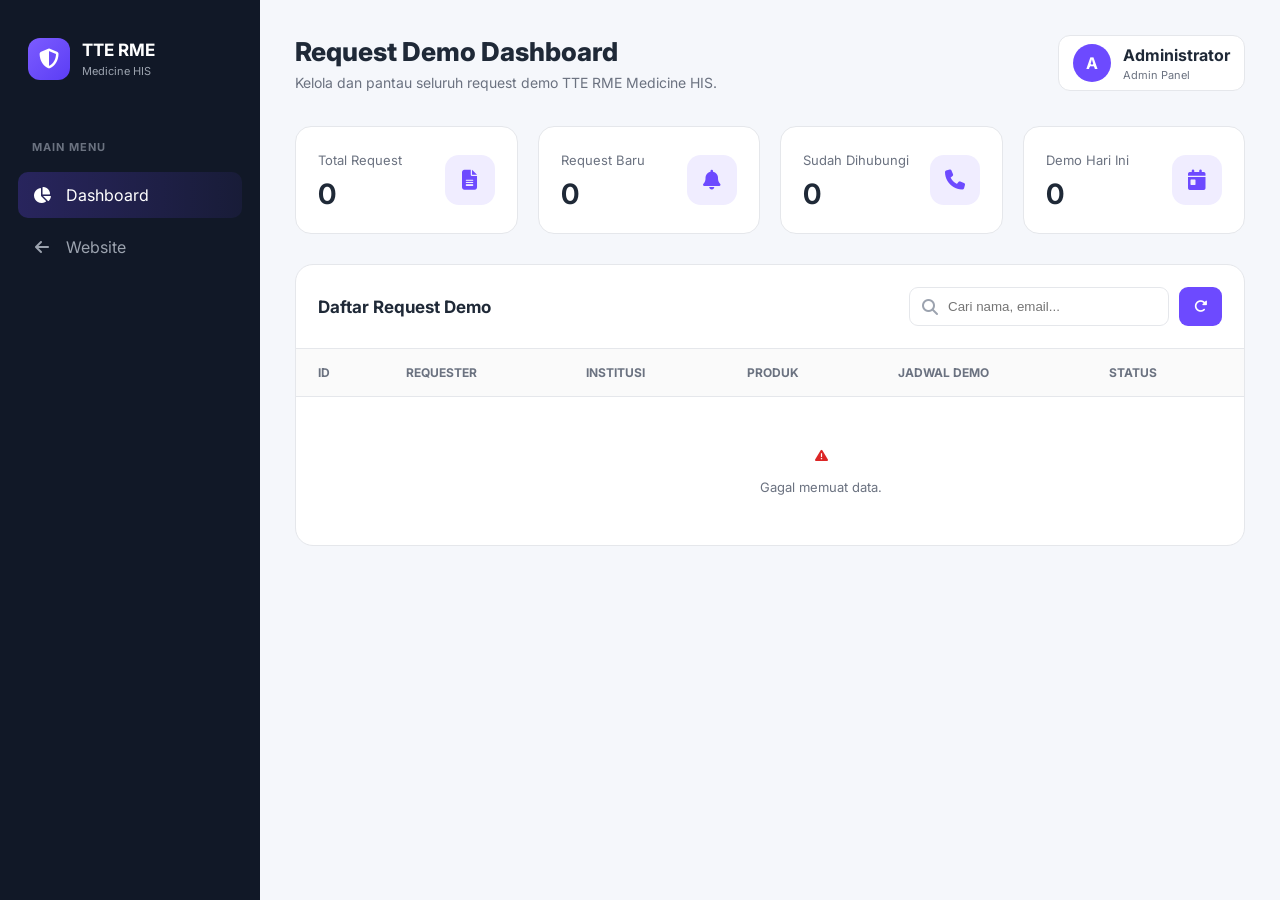
<file: admin/dashboard.html>
<!doctype html>

<html lang="id">
  <head>
    <meta charset="UTF-8" />

    <meta name="viewport" content="width=device-width, initial-scale=1.0" />

    <title>Admin Dashboard | Request Demo</title>

    <!-- Font Awesome -->

    <link
      rel="stylesheet"
      href="https://cdnjs.cloudflare.com/ajax/libs/font-awesome/6.5.2/css/all.min.css"
    />

    <!-- Google Font -->

    <link rel="preconnect" href="https://fonts.googleapis.com" />

    <link rel="preconnect" href="https://fonts.gstatic.com" crossorigin />

    <link
      href="https://fonts.googleapis.com/css2?family=Inter:wght@400;500;600;700;800&display=swap"
      rel="stylesheet"
    />

    <style>
      * {
        margin: 0;

        padding: 0;

        box-sizing: border-box;
      }

      :root {
        --primary: #6d4aff;

        --primary-dark: #4f2fe0;

        --dark: #101828;

        --sidebar: #111827;

        --background: #f5f7fb;

        --white: #ffffff;

        --border: #e5e7eb;

        --text: #1f2937;

        --muted: #6b7280;

        --success: #16a34a;

        --warning: #d97706;

        --danger: #dc2626;
      }

      body {
        font-family: "Inter", sans-serif;

        background: var(--background);

        color: var(--text);
      }

      /* ======================================
           LAYOUT
        ====================================== */

      .dashboard {
        display: flex;

        min-height: 100vh;
      }

      /* ======================================
           SIDEBAR
        ====================================== */

      .sidebar {
        width: 260px;

        background: var(--sidebar);

        color: white;

        position: fixed;

        height: 100vh;

        padding: 28px 18px;
      }

      .brand {
        display: flex;

        align-items: center;

        gap: 12px;

        padding: 10px;

        margin-bottom: 40px;
      }

      .brand-icon {
        width: 42px;

        height: 42px;

        border-radius: 12px;

        display: flex;

        align-items: center;

        justify-content: center;

        background: linear-gradient(135deg, #7c5cff, #5b3df5);

        font-size: 20px;
      }

      .brand h2 {
        font-size: 17px;
      }

      .brand span {
        display: block;

        font-size: 11px;

        color: #9ca3af;

        margin-top: 4px;
      }

      .menu-label {
        font-size: 11px;

        font-weight: 700;

        letter-spacing: 1px;

        color: #6b7280;

        padding: 10px 14px;

        margin-bottom: 8px;
      }

      .menu-item {
        display: flex;

        align-items: center;

        gap: 14px;

        padding: 13px 14px;

        color: #9ca3af;

        text-decoration: none;

        border-radius: 10px;

        margin-bottom: 6px;

        transition: 0.2s;
      }

      .menu-item:hover {
        background: #1f2937;

        color: white;
      }

      .menu-item.active {
        background: linear-gradient(
          90deg,
          rgba(109, 74, 255, 0.25),
          rgba(109, 74, 255, 0.08)
        );

        color: white;
      }

      .menu-item i {
        width: 20px;

        text-align: center;
      }

      /* ======================================
           MAIN
        ====================================== */

      .main {
        margin-left: 260px;

        width: calc(100% - 260px);

        padding: 35px;
      }

      /* ======================================
           HEADER
        ====================================== */

      .topbar {
        display: flex;

        justify-content: space-between;

        align-items: center;

        margin-bottom: 35px;
      }

      .page-title h1 {
        font-size: 26px;

        font-weight: 800;
      }

      .page-title p {
        color: var(--muted);

        margin-top: 7px;

        font-size: 14px;
      }

      .admin-profile {
        display: flex;

        align-items: center;

        gap: 12px;

        background: white;

        padding: 8px 14px;

        border-radius: 12px;

        border: 1px solid var(--border);
      }

      .avatar {
        width: 38px;

        height: 38px;

        border-radius: 50%;

        background: var(--primary);

        display: flex;

        align-items: center;

        justify-content: center;

        color: white;

        font-weight: 700;
      }

      /* ======================================
           STATS
        ====================================== */

      .stats-grid {
        display: grid;

        grid-template-columns: repeat(auto-fit, minmax(210px, 1fr));

        gap: 20px;

        margin-bottom: 30px;
      }

      .stat-card {
        background: white;

        border-radius: 16px;

        padding: 22px;

        border: 1px solid var(--border);

        display: flex;

        justify-content: space-between;

        align-items: center;
      }

      .stat-info span {
        color: var(--muted);

        font-size: 13px;
      }

      .stat-info h2 {
        font-size: 28px;

        margin-top: 8px;
      }

      .stat-icon {
        width: 50px;

        height: 50px;

        border-radius: 14px;

        display: flex;

        align-items: center;

        justify-content: center;

        font-size: 20px;

        background: #f0edff;

        color: var(--primary);
      }

      /* ======================================
           CONTENT CARD
        ====================================== */

      .content-card {
        background: white;

        border-radius: 18px;

        border: 1px solid var(--border);

        overflow: hidden;
      }

      .card-header {
        padding: 22px;

        display: flex;

        justify-content: space-between;

        align-items: center;

        border-bottom: 1px solid var(--border);

        flex-wrap: wrap;

        gap: 15px;
      }

      .card-header h2 {
        font-size: 17px;
      }

      /* ======================================
           FILTER
        ====================================== */

      .actions {
        display: flex;

        gap: 10px;
      }

      .search-box {
        position: relative;
      }

      .search-box i {
        position: absolute;

        left: 13px;

        top: 50%;

        transform: translateY(-50%);

        color: #9ca3af;
      }

      .search-box input {
        width: 260px;

        padding: 11px 14px 11px 38px;

        border: 1px solid var(--border);

        border-radius: 9px;

        outline: none;
      }

      .refresh-btn {
        border: none;

        background: var(--primary);

        color: white;

        padding: 11px 15px;

        border-radius: 9px;

        cursor: pointer;
      }

      /* ======================================
           TABLE
        ====================================== */

      .table-wrapper {
        overflow-x: auto;
      }

      table {
        width: 100%;

        border-collapse: collapse;

        min-width: 1050px;
      }

      th {
        text-align: left;

        font-size: 12px;

        color: var(--muted);

        text-transform: uppercase;

        padding: 16px 22px;

        background: #fafafa;
      }

      td {
        padding: 17px 22px;

        border-top: 1px solid var(--border);

        font-size: 13px;
      }

      .user-info {
        display: flex;

        align-items: center;

        gap: 10px;
      }

      .user-avatar {
        width: 38px;

        height: 38px;

        border-radius: 50%;

        background: #f0edff;

        color: var(--primary);

        display: flex;

        align-items: center;

        justify-content: center;

        font-weight: 700;
      }

      .user-name {
        font-weight: 600;
      }

      .user-email {
        font-size: 11px;

        color: var(--muted);

        margin-top: 4px;
      }

      /* ======================================
           BADGE
        ====================================== */

      .badge {
        display: inline-flex;

        align-items: center;

        gap: 6px;

        padding: 7px 10px;

        border-radius: 30px;

        font-size: 11px;

        font-weight: 700;
      }

      .badge-new {
        background: #eef2ff;

        color: #4f46e5;
      }

      .badge-contacted {
        background: #fff7ed;

        color: #c2410c;
      }

      .badge-scheduled {
        background: #ecfdf5;

        color: #15803d;
      }

      .detail-btn {
        border: 1px solid var(--border);

        background: white;

        width: 36px;

        height: 36px;

        border-radius: 8px;

        cursor: pointer;

        color: var(--primary);
      }

      .detail-btn:hover {
        background: #f5f3ff;
      }

      /* ======================================
           LOADING
        ====================================== */

      .loading {
        text-align: center;

        padding: 50px;

        color: var(--muted);
      }

      /* ======================================
           MODAL
        ====================================== */

      .modal {
        position: fixed;

        inset: 0;

        background: rgba(15, 23, 42, 0.55);

        display: none;

        align-items: center;

        justify-content: center;

        padding: 20px;

        z-index: 999;
      }

      .modal.active {
        display: flex;
      }

      .modal-content {
        width: 100%;

        max-width: 700px;

        max-height: 90vh;

        overflow-y: auto;

        background: white;

        border-radius: 20px;

        animation: modalIn 0.25s ease;
      }

      @keyframes modalIn {
        from {
          opacity: 0;

          transform: translateY(20px);
        }

        to {
          opacity: 1;

          transform: translateY(0);
        }
      }

      .modal-header {
        padding: 22px;

        border-bottom: 1px solid var(--border);

        display: flex;

        justify-content: space-between;

        align-items: center;
      }

      .modal-header h2 {
        font-size: 18px;
      }

      .close-btn {
        border: none;

        background: #f3f4f6;

        width: 36px;

        height: 36px;

        border-radius: 8px;

        cursor: pointer;
      }

      .modal-body {
        padding: 25px;
      }

      .detail-grid {
        display: grid;

        grid-template-columns: 1fr 1fr;

        gap: 18px;
      }

      .detail-item {
        padding: 14px;

        background: #f9fafb;

        border-radius: 10px;
      }

      .detail-item.full {
        grid-column: 1 / -1;
      }

      .detail-label {
        font-size: 11px;

        color: var(--muted);

        text-transform: uppercase;

        font-weight: 700;

        margin-bottom: 7px;
      }

      .detail-value {
        font-size: 14px;

        font-weight: 600;

        word-break: break-word;
      }

      .location-btn {
        display: inline-flex;

        margin-top: 8px;

        align-items: center;

        gap: 8px;

        background: #eef2ff;

        color: #4f46e5;

        padding: 9px 12px;

        border-radius: 8px;

        text-decoration: none;

        font-size: 12px;
      }

      /* ======================================
           RESPONSIVE
        ====================================== */

      @media (max-width: 900px) {
        .sidebar {
          width: 70px;

          padding: 20px 10px;
        }

        .brand h2,
        .brand span,
        .menu-item span,
        .menu-label {
          display: none;
        }

        .brand {
          justify-content: center;
        }

        .menu-item {
          justify-content: center;
        }

        .main {
          margin-left: 70px;

          width: calc(100% - 70px);

          padding: 20px;
        }
      }

      @media (max-width: 600px) {
        .topbar {
          align-items: flex-start;

          flex-direction: column;
        }

        .detail-grid {
          grid-template-columns: 1fr;
        }

        .detail-item.full {
          grid-column: auto;
        }

        .search-box input {
          width: 190px;
        }
      }
    </style>
  </head>

  <body>
    <!-- ======================================
         DASHBOARD
    ======================================= -->

    <div class="dashboard">
      <!-- ======================================
             SIDEBAR
        ======================================= -->

      <aside class="sidebar">
        <div class="brand">
          <div class="brand-icon">
            <i class="fa-solid fa-shield-halved"></i>
          </div>

          <div>
            <h2>TTE RME</h2>

            <span>Medicine HIS</span>
          </div>
        </div>

        <div class="menu-label">MAIN MENU</div>

        <a href="#" class="menu-item active">
          <i class="fa-solid fa-chart-pie"></i>

          <span>Dashboard</span>
        </a>

        <a href="../index.html" class="menu-item">
          <i class="fa-solid fa-arrow-left"></i>

          <span>Website</span>
        </a>
      </aside>

      <!-- ======================================
             MAIN
        ======================================= -->

      <main class="main">
        <!-- ======================================
                 TOPBAR
            ======================================= -->

        <div class="topbar">
          <div class="page-title">
            <h1>Request Demo Dashboard</h1>

            <p>Kelola dan pantau seluruh request demo TTE RME Medicine HIS.</p>
          </div>

          <div class="admin-profile">
            <div class="avatar">A</div>

            <div>
              <strong> Administrator </strong>

              <div style="font-size: 11px; color: #6b7280; margin-top: 3px">
                Admin Panel
              </div>
            </div>
          </div>
        </div>

        <!-- ======================================
                 STATISTICS
            ======================================= -->

        <div class="stats-grid">
          <div class="stat-card">
            <div class="stat-info">
              <span>Total Request</span>

              <h2 id="totalRequest">0</h2>
            </div>

            <div class="stat-icon">
              <i class="fa-solid fa-file-lines"></i>
            </div>
          </div>

          <div class="stat-card">
            <div class="stat-info">
              <span>Request Baru</span>

              <h2 id="newRequest">0</h2>
            </div>

            <div class="stat-icon">
              <i class="fa-solid fa-bell"></i>
            </div>
          </div>

          <div class="stat-card">
            <div class="stat-info">
              <span>Sudah Dihubungi</span>

              <h2 id="contactedRequest">0</h2>
            </div>

            <div class="stat-icon">
              <i class="fa-solid fa-phone"></i>
            </div>
          </div>

          <div class="stat-card">
            <div class="stat-info">
              <span>Demo Hari Ini</span>

              <h2 id="todayRequest">0</h2>
            </div>

            <div class="stat-icon">
              <i class="fa-solid fa-calendar-day"></i>
            </div>
          </div>
        </div>

        <!-- ======================================
                 REQUEST TABLE
            ======================================= -->

        <section class="content-card" id="requests">
          <div class="card-header">
            <div>
              <h2>Daftar Request Demo</h2>
            </div>

            <div class="actions">
              <div class="search-box">
                <i class="fa-solid fa-magnifying-glass"></i>

                <input
                  type="text"
                  id="searchInput"
                  placeholder="Cari nama, email..."
                />
              </div>

              <button class="refresh-btn" onclick="loadRequests()">
                <i class="fa-solid fa-rotate-right"></i>
              </button>
            </div>
          </div>

          <div class="table-wrapper">
            <table>
              <thead>
                <tr>
                  <th>ID</th>

                  <th>Requester</th>

                  <th>Institusi</th>

                  <th>Produk</th>

                  <th>Jadwal Demo</th>

                  <th>Status</th>

                  <th>Aksi</th>
                </tr>
              </thead>

              <tbody id="requestTable">
                <tr>
                  <td colspan="7" class="loading">
                    <i class="fa-solid fa-spinner fa-spin"></i>

                    Memuat data...
                  </td>
                </tr>
              </tbody>
            </table>
          </div>
        </section>
      </main>
    </div>

    <!-- ======================================
         MODAL DETAIL
    ======================================= -->

    <div class="modal" id="detailModal">
      <div class="modal-content">
        <div class="modal-header">
          <div>
            <h2>Detail Request Demo</h2>
          </div>

          <button class="close-btn" onclick="closeModal()">
            <i class="fa-solid fa-xmark"></i>
          </button>
        </div>

        <div class="modal-body" id="modalBody"></div>
      </div>
    </div>

    <!-- ======================================
         JAVASCRIPT
    ======================================= -->

    <script>
      /* ======================================
           API URL
        ======================================= */

      const API_URL = "../api/controller/AdminDemoRequestController.php";

      let requestData = [];

      /* ======================================
           LOAD REQUEST
        ======================================= */

      async function loadRequests() {
        const table = document.getElementById("requestTable");

        table.innerHTML = `

                <tr>

                    <td
                        colspan="7"
                        class="loading"
                    >

                        <i class="fa-solid fa-spinner fa-spin"></i>

                        Memuat data...

                    </td>

                </tr>

            `;

        try {
          const response = await fetch(API_URL);

          const result = await response.json();

          console.log("ADMIN API:", result);

          if (!result.success) {
            throw new Error(result.message || "Gagal mengambil data");
          }

          requestData = result.data || [];

          /* UPDATE STATS */

          document.getElementById("totalRequest").textContent =
            result.stats.total || 0;

          document.getElementById("newRequest").textContent =
            result.stats.new || 0;

          document.getElementById("contactedRequest").textContent =
            result.stats.contacted || 0;

          document.getElementById("todayRequest").textContent =
            result.stats.today || 0;

          renderTable(requestData);
        } catch (error) {
          console.error("ADMIN ERROR:", error);

          table.innerHTML = `

                    <tr>

                        <td
                            colspan="7"
                            class="loading"
                        >

                            <i
                                class="
                                    fa-solid
                                    fa-triangle-exclamation
                                "
                                style="color:#dc2626"
                            ></i>

                            <br><br>

                            Gagal memuat data.

                        </td>

                    </tr>

                `;
        }
      }

      /* ======================================
           RENDER TABLE
        ======================================= */

      function renderTable(data) {
        const table = document.getElementById("requestTable");

        if (!data.length) {
          table.innerHTML = `

                    <tr>

                        <td
                            colspan="7"
                            class="loading"
                        >

                            <i
                                class="
                                    fa-regular
                                    fa-folder-open
                                "
                            ></i>

                            <br><br>

                            Belum ada request demo.

                        </td>

                    </tr>

                `;

          return;
        }

        table.innerHTML = data
          .map(function (item) {
            const initials = getInitials(item.name);

            const statusBadge = getStatusBadge(item.status);

            return `

                        <tr>


                            <td>

                                #${item.id}

                            </td>


                            <td>

                                <div class="user-info">


                                    <div class="user-avatar">

                                        ${initials}

                                    </div>


                                    <div>

                                        <div class="user-name">

                                            ${escapeHTML(item.name)}

                                        </div>


                                        <div class="user-email">

                                            ${escapeHTML(item.email)}

                                        </div>

                                    </div>


                                </div>

                            </td>


                            <td>

                                <strong>

                                    ${escapeHTML(item.institution)}

                                </strong>

                                <br>

                                <span
                                    style="
                                        font-size:11px;
                                        color:#6b7280
                                    "
                                >

                                    ${escapeHTML(item.city || "-")}

                                </span>

                            </td>


                            <td>

                                ${escapeHTML(item.product)}

                            </td>


                            <td>

                                ${formatDate(item.demo_date)}

                                <br>

                                <span
                                    style="
                                        font-size:11px;
                                        color:#6b7280
                                    "
                                >

                                    ${item.demo_time || "-"}

                                </span>

                            </td>


                            <td>

                                ${statusBadge}

                            </td>


                            <td>

                                <button
                                    class="detail-btn"
                                    onclick="showDetail(${item.id})"
                                    title="Lihat Detail"
                                >

                                    <i
                                        class="
                                            fa-solid
                                            fa-eye
                                        "
                                    ></i>

                                </button>

                            </td>


                        </tr>

                    `;
          })
          .join("");
      }

      /* ======================================
           STATUS BADGE
        ======================================= */

      function getStatusBadge(status) {
        const currentStatus = status || "NEW";

        if (currentStatus === "CONTACTED") {
          return `

                    <span
                        class="
                            badge
                            badge-contacted
                        "
                    >

                        <i class="fa-solid fa-phone"></i>

                        Contacted

                    </span>

                `;
        }

        if (currentStatus === "DEMO_SCHEDULED") {
          return `

                    <span
                        class="
                            badge
                            badge-scheduled
                        "
                    >

                        <i
                            class="
                                fa-solid
                                fa-calendar-check
                            "
                        ></i>

                        Scheduled

                    </span>

                `;
        }

        return `

                <span
                    class="
                        badge
                        badge-new
                    "
                >

                    <i class="fa-solid fa-circle"></i>

                    New

                </span>

            `;
      }

      /* ======================================
           SHOW DETAIL
        ======================================= */

      function showDetail(id) {
        const item = requestData.find(function (data) {
          return Number(data.id) === Number(id);
        });

        if (!item) {
          return;
        }

        const modal = document.getElementById("detailModal");

        const modalBody = document.getElementById("modalBody");

        let locationHTML = `

                <div class="detail-value">

                    Lokasi tidak tersedia

                </div>

            `;

        if (item.latitude && item.longitude) {
          const mapsURL =
            `https://www.google.com/maps?q=` +
            `${item.latitude},${item.longitude}`;

          locationHTML = `

                    <div class="detail-value">

                        ${item.latitude},
                        ${item.longitude}

                    </div>


                    <div
                        style="
                            margin-top:6px;
                            font-size:11px;
                            color:#6b7280
                        "
                    >

                        Accuracy:
                        ${item.location_accuracy || "-"} meter

                    </div>


                    <a
                        href="${mapsURL}"
                        target="_blank"
                        class="location-btn"
                    >

                        <i class="fa-solid fa-location-dot"></i>

                        Lihat di Google Maps

                    </a>

                `;
        }

        modalBody.innerHTML = `


                <div class="detail-grid">


                    <div class="detail-item">

                        <div class="detail-label">

                            Nama

                        </div>

                        <div class="detail-value">

                            ${escapeHTML(item.name)}

                        </div>

                    </div>



                    <div class="detail-item">

                        <div class="detail-label">

                            Jabatan

                        </div>

                        <div class="detail-value">

                            ${escapeHTML(item.position)}

                        </div>

                    </div>



                    <div class="detail-item">

                        <div class="detail-label">

                            Email

                        </div>

                        <div class="detail-value">

                            ${escapeHTML(item.email)}

                        </div>

                    </div>



                    <div class="detail-item">

                        <div class="detail-label">

                            Nomor Telepon

                        </div>

                        <div class="detail-value">

                            ${escapeHTML(item.phone)}

                        </div>

                    </div>



                    <div class="detail-item full">

                        <div class="detail-label">

                            Institusi

                        </div>

                        <div class="detail-value">

                            ${escapeHTML(item.institution)}

                        </div>

                    </div>



                    <div class="detail-item">

                        <div class="detail-label">

                            Kota

                        </div>

                        <div class="detail-value">

                            ${escapeHTML(item.city || "-")}

                        </div>

                    </div>



                    <div class="detail-item">

                        <div class="detail-label">

                            Fasilitas

                        </div>

                        <div class="detail-value">

                            ${escapeHTML(item.facility || "-")}

                        </div>

                    </div>



                    <div class="detail-item">

                        <div class="detail-label">

                            Produk

                        </div>

                        <div class="detail-value">

                            ${escapeHTML(item.product)}

                        </div>

                    </div>



                    <div class="detail-item">

                        <div class="detail-label">

                            Jadwal Demo

                        </div>

                        <div class="detail-value">

                            ${formatDate(item.demo_date)}

                            ${item.demo_time || ""}

                        </div>

                    </div>



                    <div class="detail-item full">

                        <div class="detail-label">

                            Kebutuhan / Catatan

                        </div>

                        <div class="detail-value">

                            ${escapeHTML(item.needs || "-")}

                        </div>

                    </div>



                    <div class="detail-item full">

                        <div class="detail-label">

                            Lokasi Requester

                        </div>

                        ${locationHTML}

                    </div>



                    <div class="detail-item">

                        <div class="detail-label">

                            Status

                        </div>

                        <div class="detail-value">

                            ${item.status || "NEW"}

                        </div>

                    </div>



                    <div class="detail-item">

                        <div class="detail-label">

                            Request Dibuat

                        </div>

                        <div class="detail-value">

                            ${formatDateTime(item.created_at)}

                        </div>

                    </div>


                </div>

            `;

        modal.classList.add("active");
      }

      /* ======================================
           CLOSE MODAL
        ======================================= */

      function closeModal() {
        document.getElementById("detailModal").classList.remove("active");
      }

      /* ======================================
           CLOSE MODAL OUTSIDE
        ======================================= */

      document
        .getElementById("detailModal")
        .addEventListener("click", function (event) {
          if (event.target === this) {
            closeModal();
          }
        });

      /* ======================================
           SEARCH
        ======================================= */

      document
        .getElementById("searchInput")
        .addEventListener("input", function () {
          const keyword = this.value.toLowerCase().trim();

          const filtered = requestData.filter(function (item) {
            return (
              (item.name || "").toLowerCase().includes(keyword) ||
              (item.email || "").toLowerCase().includes(keyword) ||
              (item.institution || "").toLowerCase().includes(keyword) ||
              (item.city || "").toLowerCase().includes(keyword)
            );
          });

          renderTable(filtered);
        });

      /* ======================================
           GET INITIALS
        ======================================= */

      function getInitials(name) {
        if (!name) {
          return "?";
        }

        return name

          .split(" ")

          .slice(0, 2)

          .map(function (word) {
            return word.charAt(0);
          })

          .join("")

          .toUpperCase();
      }

      /* ======================================
           FORMAT DATE
        ======================================= */

      function formatDate(date) {
        if (!date) {
          return "-";
        }

        const value = new Date(date);

        if (isNaN(value.getTime())) {
          return date;
        }

        return value.toLocaleDateString(
          "id-ID",

          {
            day: "2-digit",

            month: "short",

            year: "numeric",
          },
        );
      }

      /* ======================================
           FORMAT DATE TIME
        ======================================= */

      function formatDateTime(date) {
        if (!date) {
          return "-";
        }

        const value = new Date(date.replace(" ", "T"));

        if (isNaN(value.getTime())) {
          return date;
        }

        return value.toLocaleString("id-ID");
      }

      /* ======================================
           ESCAPE HTML
        ======================================= */

      function escapeHTML(value) {
        if (value === null || value === undefined) {
          return "";
        }

        const div = document.createElement("div");

        div.textContent = value;

        return div.innerHTML;
      }

      /* ======================================
           INITIAL LOAD
        ======================================= */

      loadRequests();
    </script>
  </body>
</html>
</file>
<file: admin/assets/css/admin.css>
/* =====================================================
   RESET & GLOBAL
===================================================== */

* {
  margin: 0;
  padding: 0;
  box-sizing: border-box;
}

:root {
  --primary: #5b3df5;
  --primary-dark: #4328d8;
  --primary-light: #f0edff;

  --dark: #111827;
  --dark-secondary: #1e1b4b;

  --text: #1f2937;
  --muted: #6b7280;

  --border: #e5e7eb;

  --white: #ffffff;
  --background: #f8fafc;

  --danger: #ef4444;
  --success: #22c55e;

  --shadow: 0 20px 60px rgba(15, 23, 42, 0.08);
}

html,
body {
  width: 100%;
  min-height: 100%;
}

body {
  font-family:
    "Inter",
    -apple-system,
    BlinkMacSystemFont,
    "Segoe UI",
    sans-serif;

  color: var(--text);
  background: var(--background);
}

/* =====================================================
   LOGIN PAGE
===================================================== */

.login-page {
  min-height: 100vh;
  background: #ffffff;
}

/* =====================================================
   LOGIN WRAPPER
===================================================== */

.login-wrapper {
  width: 100%;
  min-height: 100vh;

  display: grid;

  grid-template-columns: 1fr 1fr;
}

/* =====================================================
   LEFT SIDE - BRAND
===================================================== */

.login-brand {
  position: relative;

  min-height: 100vh;

  overflow: hidden;

  padding: 60px 80px;

  display: flex;
  flex-direction: column;
  justify-content: space-between;

  color: #ffffff;

  background:
    radial-gradient(
      circle at 10% 10%,
      rgba(124, 92, 255, 0.35),
      transparent 35%
    ),
    radial-gradient(
      circle at 90% 90%,
      rgba(139, 92, 246, 0.25),
      transparent 35%
    ),
    linear-gradient(135deg, #0f172a 0%, #1e1b4b 50%, #312e81 100%);
}

/* Decorative Circle */

.login-brand::before {
  content: "";

  position: absolute;

  width: 500px;
  height: 500px;

  border-radius: 50%;

  right: -220px;
  bottom: -220px;

  background: radial-gradient(circle, rgba(124, 92, 255, 0.5), transparent 70%);

  pointer-events: none;
}

/* Decorative Grid */

.login-brand::after {
  content: "";

  position: absolute;

  inset: 0;

  opacity: 0.04;

  background-image:
    linear-gradient(rgba(255, 255, 255, 0.8) 1px, transparent 1px),
    linear-gradient(90deg, rgba(255, 255, 255, 0.8) 1px, transparent 1px);

  background-size: 40px 40px;

  pointer-events: none;
}

/* =====================================================
   BRAND CONTENT
===================================================== */

.brand-content {
  position: relative;
  z-index: 2;
}

/* =====================================================
   LOGO
===================================================== */

.brand-logo {
  display: flex;

  align-items: center;

  gap: 14px;
}

.logo-icon {
  width: 52px;
  height: 52px;

  display: flex;

  align-items: center;
  justify-content: center;

  border-radius: 16px;

  font-size: 21px;

  color: white;

  background: linear-gradient(135deg, #7c5cff, #a855f7);

  box-shadow: 0 12px 30px rgba(124, 92, 255, 0.35);
}

.brand-logo strong {
  display: block;

  font-size: 20px;

  font-weight: 700;

  letter-spacing: -0.4px;
}

.brand-logo span {
  display: block;

  margin-top: 3px;

  font-size: 12px;

  color: #a5b4fc;
}

/* =====================================================
   HERO
===================================================== */

.brand-hero {
  margin-top: 130px;
}

.brand-badge {
  display: inline-flex;

  align-items: center;

  gap: 8px;

  padding: 10px 16px;

  border-radius: 50px;

  font-size: 12px;

  font-weight: 500;

  color: #c7d2fe;

  border: 1px solid rgba(199, 210, 254, 0.2);

  background: rgba(255, 255, 255, 0.06);

  backdrop-filter: blur(10px);
}

.brand-badge i {
  color: #a78bfa;
}

.brand-hero h1 {
  margin-top: 28px;

  font-size: 48px;

  font-weight: 800;

  line-height: 1.12;

  letter-spacing: -2px;
}

.brand-hero h1 span {
  color: #a78bfa;
}

.brand-hero p {
  max-width: 520px;

  margin-top: 22px;

  font-size: 15px;

  line-height: 1.8;

  color: #cbd5e1;
}

/* =====================================================
   FEATURES
===================================================== */

.brand-features {
  display: flex;

  flex-wrap: wrap;

  gap: 18px;

  margin-top: 55px;
}

.brand-features div {
  display: flex;

  align-items: center;

  gap: 8px;

  font-size: 13px;

  color: #d1d5db;
}

.brand-features i {
  width: 20px;
  height: 20px;

  display: flex;

  align-items: center;
  justify-content: center;

  border-radius: 50%;

  font-size: 10px;

  color: #c4b5fd;

  background: rgba(167, 139, 250, 0.15);
}

/* =====================================================
   BRAND FOOTER
===================================================== */

.brand-footer {
  position: relative;

  z-index: 2;

  font-size: 12px;

  color: #94a3b8;
}

/* =====================================================
   RIGHT LOGIN PANEL
===================================================== */

.login-panel {
  min-height: 100vh;

  display: flex;

  align-items: center;
  justify-content: center;

  padding: 50px;

  background: #ffffff;
}

/* =====================================================
   LOGIN BOX
===================================================== */

.login-box {
  width: 100%;
  max-width: 420px;

  animation: fadeUp 0.6s ease;
}

/* =====================================================
   LOGIN HEADER
===================================================== */

.login-header {
  margin-bottom: 35px;
}

.login-icon {
  width: 58px;
  height: 58px;

  display: flex;

  align-items: center;
  justify-content: center;

  margin-bottom: 22px;

  border-radius: 18px;

  font-size: 22px;

  color: var(--primary);

  background: var(--primary-light);
}

.login-header h2 {
  font-size: 30px;

  font-weight: 750;

  letter-spacing: -1px;

  color: var(--dark);
}

.login-header p {
  margin-top: 10px;

  font-size: 14px;

  line-height: 1.7;

  color: var(--muted);
}

/* =====================================================
   FORM
===================================================== */

.form-group {
  margin-bottom: 22px;
}

.form-group label {
  display: block;

  margin-bottom: 9px;

  font-size: 13px;

  font-weight: 600;

  color: #374151;
}

/* =====================================================
   INPUT
===================================================== */

.input-wrapper {
  position: relative;
}

.input-wrapper > i {
  position: absolute;

  left: 18px;
  top: 50%;

  transform: translateY(-50%);

  color: #9ca3af;

  font-size: 15px;

  pointer-events: none;
}

.input-wrapper input {
  width: 100%;
  height: 56px;

  padding: 0 52px;

  border-radius: 14px;

  border: 1px solid var(--border);

  outline: none;

  font-family: inherit;

  font-size: 14px;

  color: var(--dark);

  transition:
    border 0.2s ease,
    box-shadow 0.2s ease,
    background 0.2s ease;

  background: #ffffff;
}

.input-wrapper input::placeholder {
  color: #9ca3af;
}

.input-wrapper input:hover {
  border-color: #cbd5e1;
}

.input-wrapper input:focus {
  border-color: var(--primary);

  box-shadow: 0 0 0 4px rgba(91, 61, 245, 0.1);
}

/* =====================================================
   PASSWORD TOGGLE
===================================================== */

.password-toggle {
  position: absolute;

  right: 14px;
  top: 50%;

  transform: translateY(-50%);

  width: 38px;
  height: 38px;

  display: flex;

  align-items: center;
  justify-content: center;

  border: none;

  border-radius: 10px;

  cursor: pointer;

  background: transparent;

  color: #9ca3af;

  transition: 0.2s ease;
}

.password-toggle:hover {
  color: var(--primary);

  background: #f5f3ff;
}

/* =====================================================
   LOGIN BUTTON
===================================================== */

.login-button {
  width: 100%;
  height: 56px;

  display: flex;

  align-items: center;
  justify-content: center;

  gap: 12px;

  border: none;

  border-radius: 14px;

  cursor: pointer;

  font-family: inherit;

  font-size: 14px;

  font-weight: 600;

  color: white;

  background: linear-gradient(135deg, #5b3df5, #7c3aed);

  box-shadow: 0 12px 25px rgba(91, 61, 245, 0.25);

  transition:
    transform 0.2s ease,
    box-shadow 0.2s ease,
    opacity 0.2s ease;
}

.login-button:hover {
  transform: translateY(-2px);

  box-shadow: 0 18px 35px rgba(91, 61, 245, 0.35);
}

.login-button:active {
  transform: translateY(0);
}

.login-button:disabled {
  cursor: not-allowed;

  opacity: 0.7;

  transform: none;
}

/* =====================================================
   ALERT ERROR
===================================================== */

.alert-error {
  display: flex;

  align-items: center;

  gap: 10px;

  padding: 14px 16px;

  margin-bottom: 22px;

  border-radius: 13px;

  font-size: 13px;

  color: #b91c1c;

  border: 1px solid #fecaca;

  background: #fef2f2;

  animation: fadeDown 0.3s ease;
}

.alert-error i {
  font-size: 16px;

  color: #ef4444;
}

/* =====================================================
   SECURITY
===================================================== */

.login-security {
  display: flex;

  align-items: center;
  justify-content: center;

  gap: 8px;

  margin-top: 25px;

  font-size: 12px;

  color: #9ca3af;
}

.login-security i {
  color: var(--success);
}

/* =====================================================
   ANIMATIONS
===================================================== */

@keyframes fadeUp {
  from {
    opacity: 0;

    transform: translateY(25px);
  }

  to {
    opacity: 1;

    transform: translateY(0);
  }
}

@keyframes fadeDown {
  from {
    opacity: 0;

    transform: translateY(-10px);
  }

  to {
    opacity: 1;

    transform: translateY(0);
  }
}

/* =====================================================
   TABLET
===================================================== */

@media (max-width: 1000px) {
  .login-brand {
    padding: 50px;
  }

  .brand-hero h1 {
    font-size: 40px;
  }
}

/* =====================================================
   MOBILE
===================================================== */

@media (max-width: 850px) {
  .login-wrapper {
    grid-template-columns: 1fr;
  }

  .login-brand {
    display: none;
  }

  .login-panel {
    min-height: 100vh;
  }
}

/* =====================================================
   SMALL MOBILE
===================================================== */

@media (max-width: 500px) {
  .login-panel {
    padding: 25px;
  }

  .login-header h2 {
    font-size: 26px;
  }

  .login-header p {
    font-size: 13px;
  }

  .input-wrapper input {
    height: 54px;
  }

  .login-button {
    height: 54px;
  }
}
</file>
